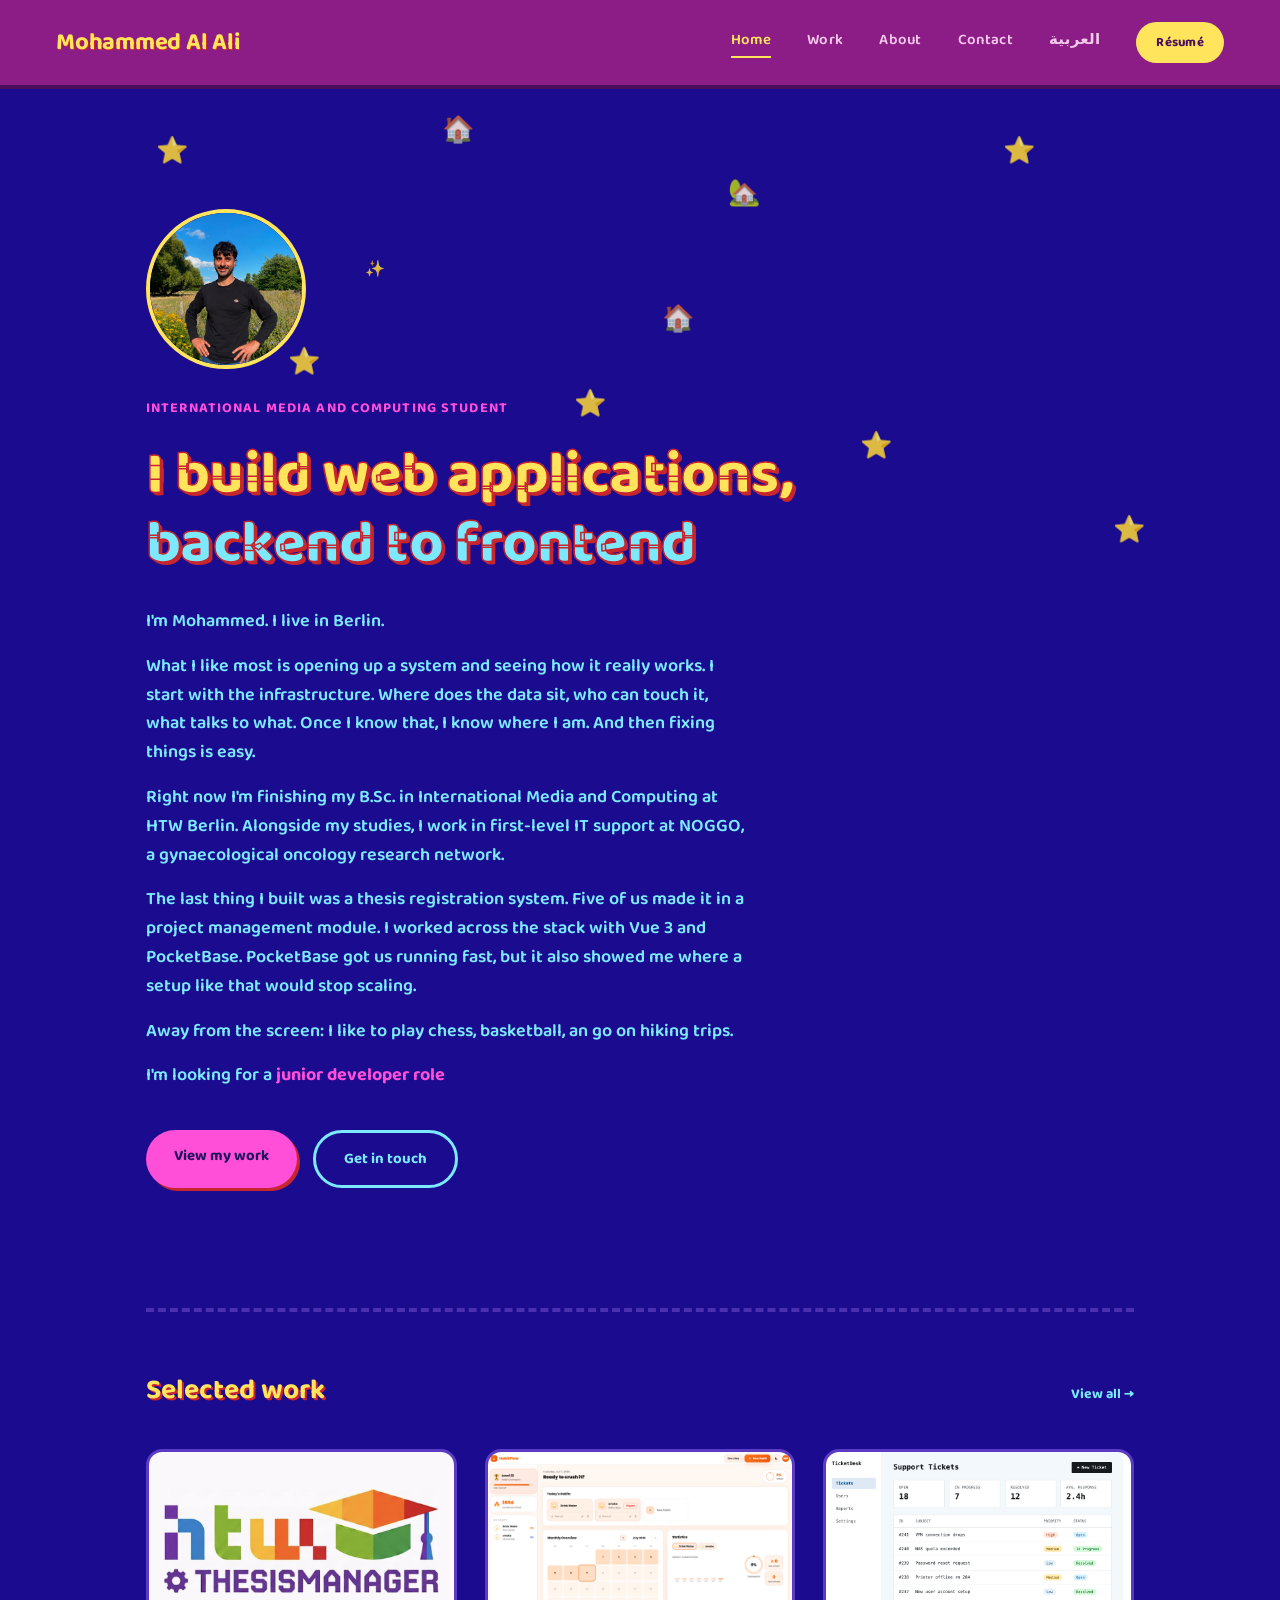
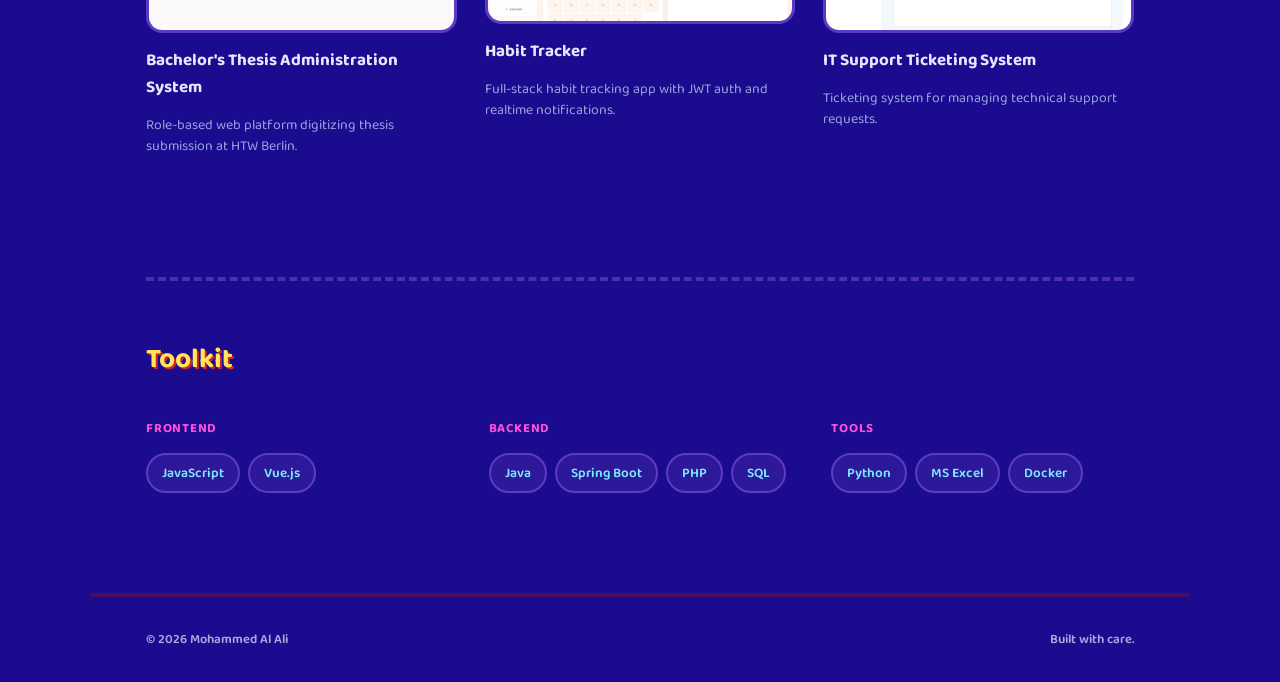
<file: index.html>
<!DOCTYPE html>
<html lang="en">
<head>
<meta charset="utf-8">
<meta name="viewport" content="width=device-width, initial-scale=1">
<title>Mohammed Al Ali / Fullstack Developer</title>
<link rel="preconnect" href="https://fonts.googleapis.com">
<link rel="preconnect" href="https://fonts.gstatic.com" crossorigin>
<link href="https://fonts.googleapis.com/css2?family=Baloo+2:wght@400;500;600;700;800&display=swap" rel="stylesheet">
<link rel="stylesheet" href="css/style.css">
</head>
<body>
<div class="page">

  <div class="nav">
    <a href="./index.html" class="nav-brand">Mohammed Al Ali</a>
    <div class="nav-links">
      <a href="./index.html" class="nav-link active">Home</a>
      <a href="./Work.html" class="nav-link">Work</a>
      <a href="./About.html" class="nav-link">About</a>
      <a href="./Contact.html" class="nav-link">Contact</a>
      <a href="./index-ar.html" class="nav-link lang-switch">العربية</a>
      <a href="./docs/Mohammed_Al_Ali_CV_2026.pdf" target="_blank" class="resume-btn">Résumé</a>
    </div>
  </div>

  <div class="hero-wrap">
    <div class="confetti" aria-hidden="true">
      <span style="top:2%;left:6%;">⭐</span>
      <span style="top:12%;left:18%;">⭐</span>
      <span style="top:1%;left:32%;">🏠</span>
      <span style="top:14%;left:44%;">⭐</span>
      <span style="top:4%;left:58%;">🏡</span>
      <span style="top:16%;left:70%;">⭐</span>
      <span style="top:2%;left:83%;">⭐</span>
      <span style="top:20%;left:93%;">⭐</span>
      <span style="top:8%;left:25%;font-size:16px;">✨</span>
      <span style="top:10%;left:52%;">🏠</span>
    </div>
    <div class="hero-content">
      <div class="hero-avatar"><img src="images/Profile_pic.PNG" alt="Mohammed Al Ali"></div>
      <div class="eyebrow">International Media and Computing Student</div>
      <div class="hero-title">I build web applications, <span class="accent-word">backend to frontend</span></div>
      <div class="hero-tagline">
       <p>I'm Mohammed. I live in Berlin.</p>
       <p>What I like most is opening up a system and seeing how it really works. I start with the infrastructure. Where does the data sit, who can touch it, what talks to what. Once I know that, I know where I am. And then fixing things is easy.</p>
       <p>Right now I'm finishing my B.Sc. in International Media and Computing at HTW Berlin. Alongside my studies, I work in first-level IT support at NOGGO, a gynaecological oncology research network.</p>
       <p>The last thing I built was a thesis registration system. Five of us made it in a project management module. I worked across the stack with Vue 3 and PocketBase. PocketBase got us running fast, but it also showed me where a setup like that would stop scaling.</p>
       <p>Away from the screen: I like to play chess, basketball, an go on hiking trips.</p>
       <p>I'm looking for a <strong>junior developer role</strong></p>
      </div>
      <div class="hero-actions">
        <a href="./Work.html" class="btn btn-primary">View my work</a>
        <a href="./Contact.html" class="btn btn-secondary">Get in touch</a>
      </div>
    </div>

    <div class="section">
      <div class="section-header">
        <div class="section-title">Selected work</div>
        <a href="./Work.html" class="view-all">View all →</a>
      </div>
      
      <div class="project-grid">
        
        <div class="project-card">
          <div class="thumb thumb-16-9"><img src="images/projects/thesis-manager/logo.png" alt="Thesis Manager showtime poster with the HTW logo" style="object-position: center 38%;"></div>
          <div class="project-title">Bachelor's Thesis Administration System</div>
          <div class="project-desc">Role-based web platform digitizing thesis submission at HTW Berlin.</div>
        </div>
        <div class="project-card">
          <div class="thumb thumb-16-9"><img src="images/projects/habit-tracker.png" alt="HabitFlow app screenshot"></div>
          <div class="project-title">Habit Tracker</div>
          <div class="project-desc">Full-stack habit tracking app with JWT auth and realtime notifications.</div>
        </div>

        <div class="project-card">
          <div class="thumb thumb-16-9"><img src="images/projects/ticket-system.png" alt="TicketDesk support ticket dashboard"></div>
          <div class="project-title">IT Support Ticketing System</div>
          <div class="project-desc">Ticketing system for managing technical support requests.</div>
        </div>
      </div>
    </div>

    <div class="section">
      <div class="section-title" style="margin-bottom:36px;">Toolkit</div>
      <div class="skills-grid">
        <div>
          <div class="skill-label">Frontend</div>
          <div class="skill-tags">
            <div class="skill-tag">JavaScript</div>
            <div class="skill-tag">Vue.js</div>
          </div>
        </div>
        <div>
          <div class="skill-label">Backend</div>
          <div class="skill-tags">
            <div class="skill-tag">Java</div>
            <div class="skill-tag">Spring Boot</div>
            <div class="skill-tag">PHP</div>
            <div class="skill-tag">SQL</div>
          </div>
        </div>
        <div>
          <div class="skill-label">Tools</div>
          <div class="skill-tags">
            <div class="skill-tag">Python</div>
            <div class="skill-tag">MS Excel</div>
            <div class="skill-tag">Docker</div>
            
          </div>
        </div>
      </div>
    </div>
  </div>

  <div class="footer">
    <div>© 2026 Mohammed Al Ali</div>
    <div>Built with care.</div>
  </div>
</div>
</body>
</html>
</file>
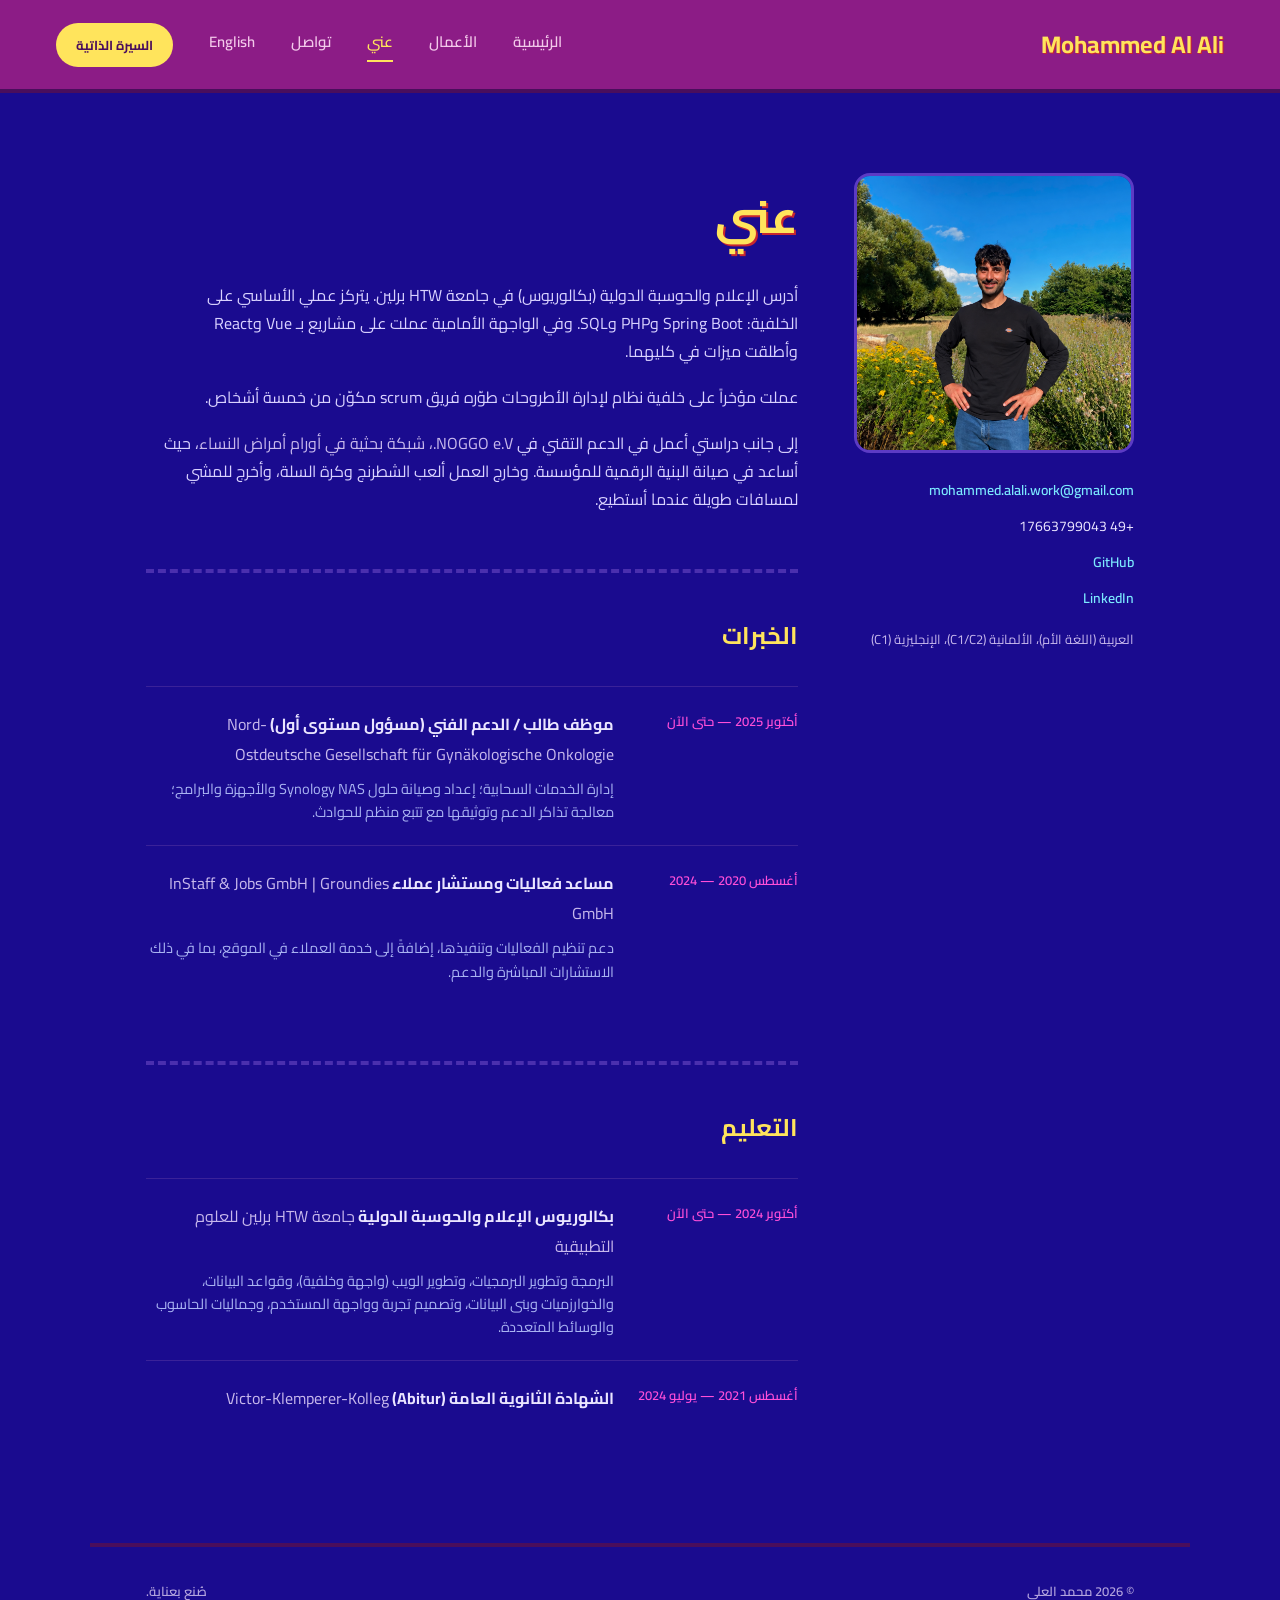
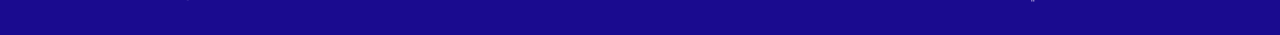
<file: About-ar.html>
<!DOCTYPE html>
<html lang="ar" dir="rtl">
<head>
<meta charset="utf-8">
<meta name="viewport" content="width=device-width, initial-scale=1">
<title>عني / محمد العلي</title>
<link rel="preconnect" href="https://fonts.googleapis.com">
<link rel="preconnect" href="https://fonts.gstatic.com" crossorigin>
<link href="https://fonts.googleapis.com/css2?family=Cairo:wght@400;600;700;800&display=swap" rel="stylesheet">
<link rel="stylesheet" href="css/style.css">
<link rel="stylesheet" href="css/arabic.css">
</head>
<body>
<div class="page">

  <div class="nav">
    <a href="./index-ar.html" class="nav-brand">Mohammed Al Ali</a>
    <div class="nav-links">
      <a href="./index-ar.html" class="nav-link">الرئيسية</a>
      <a href="./Work-ar.html" class="nav-link">الأعمال</a>
      <a href="./About-ar.html" class="nav-link active">عني</a>
      <a href="./Contact-ar.html" class="nav-link">تواصل</a>
      <a href="./About.html" class="nav-link lang-switch">English</a>
      <a href="./docs/Mohammed_Al_Ali_CV_2026.pdf" target="_blank" class="resume-btn">السيرة الذاتية</a>
    </div>
  </div>

  <div class="page-wrap">
    <div class="about-grid">
      <div>
        <div class="thumb thumb-1-1"><img src="images/Profile_pic.PNG" alt="محمد العلي"></div>
        <div class="about-contact">
          <a href="mailto:mohammed.alali.work@gmail.com" class="about-contact-link">mohammed.alali.work@gmail.com</a>
          <div class="about-phone">+49 17663799043</div>
          <a href="https://github.com/MoPushes" target="_blank" class="about-contact-link">GitHub</a>
          <a href="https://linkedin.com/" target="_blank" class="about-contact-link">LinkedIn</a>
          <div class="about-lang">العربية (اللغة الأم)، الألمانية (C1/C2)، الإنجليزية (C1)</div>
        </div>
      </div>
      <div>
        <div class="page-title">عني</div>
        <div class="bio">
          <div class="bio-p">أدرس الإعلام والحوسبة الدولية (بكالوريوس) في جامعة HTW برلين. يتركز عملي الأساسي على الخلفية: Spring Boot وPHP وSQL. وفي الواجهة الأمامية عملت على مشاريع بـ Vue وReact وأطلقت ميزات في كليهما.</div>
          <div class="bio-p">عملت مؤخراً على خلفية نظام لإدارة الأطروحات طوّره فريق scrum مكوّن من خمسة أشخاص.</div>
          <div class="bio-p">إلى جانب دراستي أعمل في الدعم التقني في <span class="timeline-company">NOGGO e.V.، شبكة بحثية في أورام أمراض النساء</span>، حيث أساعد في صيانة البنية الرقمية للمؤسسة. وخارج العمل ألعب الشطرنج وكرة السلة، وأخرج للمشي لمسافات طويلة عندما أستطيع.</div>
        </div>

        <div class="timeline-block">
          <div class="timeline-title">الخبرات</div>
          <div class="timeline-item">
            <div class="timeline-period">أكتوبر 2025 — حتى الآن</div>
            <div>
              <div class="timeline-role">موظف طالب / الدعم الفني (مسؤول مستوى أول) <span class="timeline-company">Nord-Ostdeutsche Gesellschaft für Gynäkologische Onkologie</span></div>
              <div class="timeline-desc">إدارة الخدمات السحابية؛ إعداد وصيانة حلول Synology NAS والأجهزة والبرامج؛ معالجة تذاكر الدعم وتوثيقها مع تتبع منظم للحوادث.</div>
            </div>
          </div>
          <div class="timeline-item">
            <div class="timeline-period">أغسطس 2020 — 2024</div>
            <div>
              <div class="timeline-role">مساعد فعاليات ومستشار عملاء <span class="timeline-company">InStaff & Jobs GmbH | Groundies GmbH</span></div>
              <div class="timeline-desc">دعم تنظيم الفعاليات وتنفيذها، إضافةً إلى خدمة العملاء في الموقع، بما في ذلك الاستشارات المباشرة والدعم.</div>
            </div>
          </div>
        </div>

        <div class="timeline-block">
          <div class="timeline-title">التعليم</div>
          <div class="timeline-item">
            <div class="timeline-period">أكتوبر 2024 — حتى الآن</div>
            <div>
              <div class="timeline-role">بكالوريوس الإعلام والحوسبة الدولية <span class="timeline-company">جامعة HTW برلين للعلوم التطبيقية</span></div>
              <div class="timeline-desc">البرمجة وتطوير البرمجيات، وتطوير الويب (واجهة وخلفية)، وقواعد البيانات، والخوارزميات وبنى البيانات، وتصميم تجربة وواجهة المستخدم، وجماليات الحاسوب والوسائط المتعددة.</div>
            </div>
          </div>
          <div class="timeline-item">
            <div class="timeline-period">أغسطس 2021 — يوليو 2024</div>
            <div>
              <div class="timeline-role">الشهادة الثانوية العامة (Abitur) <span class="timeline-company">Victor-Klemperer-Kolleg</span></div>
              <div class="timeline-desc"></div>
            </div>
          </div>
        </div>
      </div>
    </div>
  </div>

  <div class="footer">
    <div>© 2026 محمد العلي</div>
    <div>صُنع بعناية.</div>
  </div>
</div>
</body>
</html>
</file>
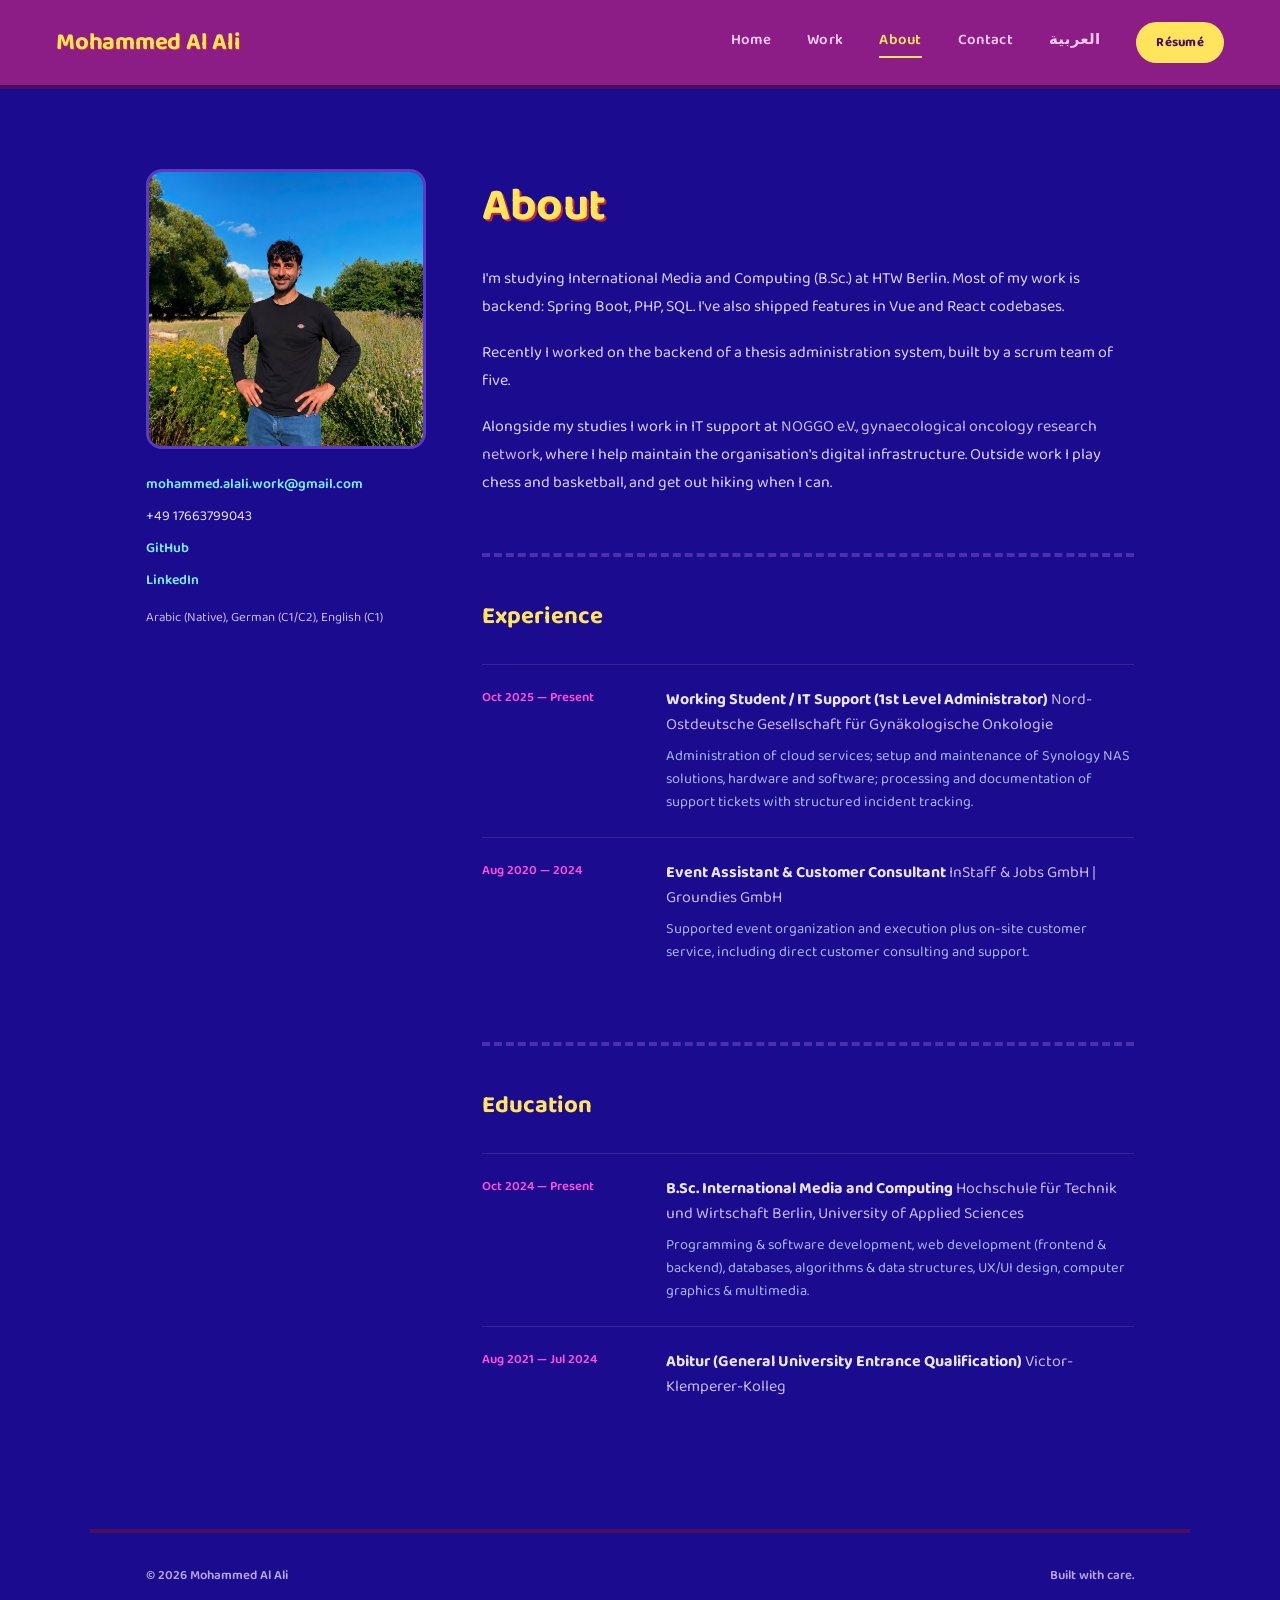
<file: About.html>
<!DOCTYPE html>
<html lang="en">
<head>
<meta charset="utf-8">
<meta name="viewport" content="width=device-width, initial-scale=1">
<title>About / Mohammed Al Ali</title>
<link rel="preconnect" href="https://fonts.googleapis.com">
<link rel="preconnect" href="https://fonts.gstatic.com" crossorigin>
<link href="https://fonts.googleapis.com/css2?family=Baloo+2:wght@400;500;600;700;800&display=swap" rel="stylesheet">
<link rel="stylesheet" href="css/style.css">
</head>
<body>
<div class="page">

  <div class="nav">
    <a href="./index.html" class="nav-brand">Mohammed Al Ali</a>
    <div class="nav-links">
      <a href="./index.html" class="nav-link">Home</a>
      <a href="./Work.html" class="nav-link">Work</a>
      <a href="./About.html" class="nav-link active">About</a>
      <a href="./Contact.html" class="nav-link">Contact</a>
      <a href="./About-ar.html" class="nav-link lang-switch">العربية</a>
      <a href="./docs/Mohammed_Al_Ali_CV_2026.pdf" target="_blank" class="resume-btn">Résumé</a>
    </div>
  </div>

  <div class="page-wrap">
    <div class="about-grid">
      <div>
        <div class="thumb thumb-1-1"><img src="images/Profile_pic.PNG" alt="Mohammed Al Ali"></div>
        <div class="about-contact">
          <a href="mailto:mohammed.alali.work@gmail.com" class="about-contact-link">mohammed.alali.work@gmail.com</a>
          <div class="about-phone">+49 17663799043</div>
          <a href="https://github.com/MoPushes" target="_blank" class="about-contact-link">GitHub</a>
          <a href="https://linkedin.com/" target="_blank" class="about-contact-link">LinkedIn</a>
          <div class="about-lang">Arabic (Native), German (C1/C2), English (C1)</div>
        </div>
      </div>
      <div>
        <div class="page-title">About</div>
        <div class="bio">
          <div class="bio-p">I'm studying International Media and Computing (B.Sc.) at HTW Berlin. Most of my work is backend: Spring Boot, PHP, SQL. I've also shipped features in Vue and React codebases.</div>
          <div class="bio-p">Recently I worked on the backend of a thesis administration system, built by a scrum team of five. </div>
          <div class="bio-p">Alongside my studies I work in IT support at <span class="timeline-company">NOGGO e.V., gynaecological oncology research network</span>, where I help maintain the organisation's digital infrastructure. Outside work I play chess and basketball, and get out hiking when I can.</div>
        </div>

        <div class="timeline-block">
          <div class="timeline-title">Experience</div>
          <div class="timeline-item">
            <div class="timeline-period">Oct 2025 — Present</div>
            <div>
              <div class="timeline-role">Working Student / IT Support (1st Level Administrator) <span class="timeline-company"> Nord-Ostdeutsche Gesellschaft für Gynäkologische Onkologie</span></div>
              <div class="timeline-desc">Administration of cloud services; setup and maintenance of Synology NAS solutions, hardware and software; processing and documentation of support tickets with structured incident tracking.</div>
            </div>
          </div>
          <div class="timeline-item">
            <div class="timeline-period">Aug 2020 — 2024</div>
            <div>
              <div class="timeline-role">Event Assistant & Customer Consultant <span class="timeline-company"> InStaff & Jobs GmbH | Groundies GmbH</span></div>
              <div class="timeline-desc">Supported event organization and execution plus on-site customer service, including direct customer consulting and support.</div>
            </div>
          </div>
        </div>

        <div class="timeline-block">
          <div class="timeline-title">Education</div>
          <div class="timeline-item">
            <div class="timeline-period">Oct 2024 — Present</div>
            <div>
              <div class="timeline-role">B.Sc. International Media and Computing <span class="timeline-company"> Hochschule für Technik und Wirtschaft Berlin, University of Applied Sciences</span></div>
              <div class="timeline-desc">Programming & software development, web development (frontend & backend), databases, algorithms & data structures, UX/UI design, computer graphics & multimedia.</div>
            </div>
          </div>
          <div class="timeline-item">
            <div class="timeline-period">Aug 2021 — Jul 2024</div>
            <div>
              <div class="timeline-role">Abitur (General University Entrance Qualification) <span class="timeline-company"> Victor-Klemperer-Kolleg</span></div>
              <div class="timeline-desc"></div>
            </div>
          </div>
        </div>
      </div>
    </div>
  </div>

  <div class="footer">
    <div>© 2026 Mohammed Al Ali</div>
    <div>Built with care.</div>
  </div>
</div>
</body>
</html>
</file>
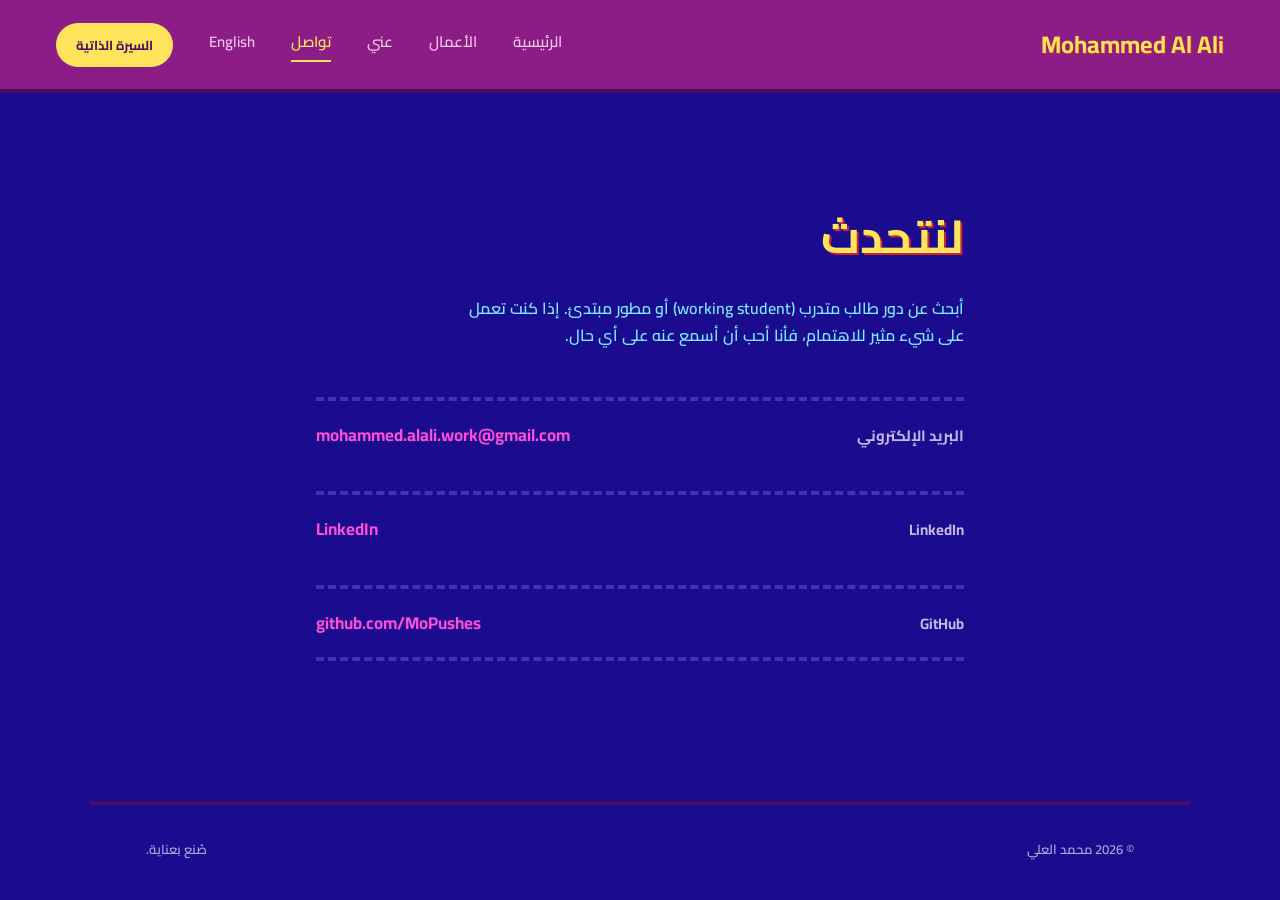
<file: Contact-ar.html>
<!DOCTYPE html>
<html lang="ar" dir="rtl">
<head>
<meta charset="utf-8">
<meta name="viewport" content="width=device-width, initial-scale=1">
<title>تواصل / محمد العلي</title>
<link rel="preconnect" href="https://fonts.googleapis.com">
<link rel="preconnect" href="https://fonts.gstatic.com" crossorigin>
<link href="https://fonts.googleapis.com/css2?family=Cairo:wght@400;600;700;800&display=swap" rel="stylesheet">
<link rel="stylesheet" href="css/style.css">
<link rel="stylesheet" href="css/arabic.css">
</head>
<body>
<div class="page">

  <div class="nav">
    <a href="./index-ar.html" class="nav-brand">Mohammed Al Ali</a>
    <div class="nav-links">
      <a href="./index-ar.html" class="nav-link">الرئيسية</a>
      <a href="./Work-ar.html" class="nav-link">الأعمال</a>
      <a href="./About-ar.html" class="nav-link">عني</a>
      <a href="./Contact-ar.html" class="nav-link active">تواصل</a>
      <a href="./Contact.html" class="nav-link lang-switch">English</a>
      <a href="./docs/Mohammed_Al_Ali_CV_2026.pdf" target="_blank" class="resume-btn">السيرة الذاتية</a>
    </div>
  </div>

  <div class="contact-wrap">
    <div class="page-title">لنتحدث</div>
    <div class="contact-blurb">أبحث عن دور طالب متدرب (working student) أو مطور مبتدئ. إذا كنت تعمل على شيء مثير للاهتمام، فأنا أحب أن أسمع عنه على أي حال.</div>

    <div class="contact-list">
      <a href="mailto:mohammed.alali.work@gmail.com" class="contact-row">
        <span class="contact-label">البريد الإلكتروني</span>
        <span class="contact-value">mohammed.alali.work@gmail.com</span>
      </a>
      <a href="https://linkedin.com/" target="_blank" class="contact-row">
        <span class="contact-label">LinkedIn</span>
        <span class="contact-value">LinkedIn</span>
      </a>
      <a href="https://github.com/MoPushes" target="_blank" class="contact-row contact-row-last">
        <span class="contact-label">GitHub</span>
        <span class="contact-value">github.com/MoPushes</span>
      </a>
    </div>
  </div>

  <div class="footer">
    <div>© 2026 محمد العلي</div>
    <div>صُنع بعناية.</div>
  </div>
</div>
</body>
</html>
</file>
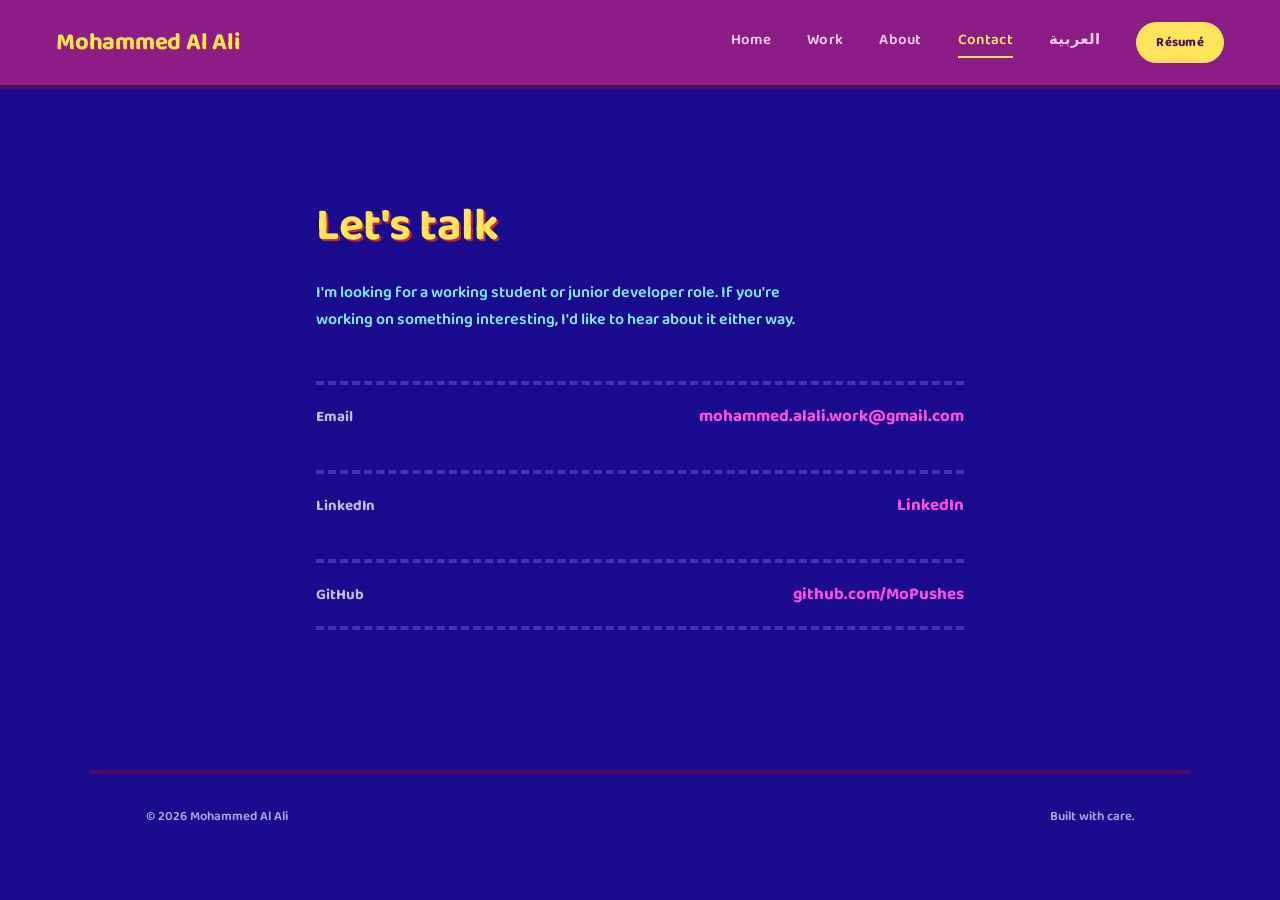
<file: Contact.html>
<!DOCTYPE html>
<html lang="en">
<head>
<meta charset="utf-8">
<meta name="viewport" content="width=device-width, initial-scale=1">
<title>Contact / Mohammed Al Ali</title>
<link rel="preconnect" href="https://fonts.googleapis.com">
<link rel="preconnect" href="https://fonts.gstatic.com" crossorigin>
<link href="https://fonts.googleapis.com/css2?family=Baloo+2:wght@400;500;600;700;800&display=swap" rel="stylesheet">
<link rel="stylesheet" href="css/style.css">
</head>
<body>
<div class="page">

  <div class="nav">
    <a href="./index.html" class="nav-brand">Mohammed Al Ali</a>
    <div class="nav-links">
      <a href="./index.html" class="nav-link">Home</a>
      <a href="./Work.html" class="nav-link">Work</a>
      <a href="./About.html" class="nav-link">About</a>
      <a href="./Contact.html" class="nav-link active">Contact</a>
      <a href="./Contact-ar.html" class="nav-link lang-switch">العربية</a>
      <a href="./docs/Mohammed_Al_Ali_CV_2026.pdf" target="_blank" class="resume-btn">Résumé</a>
    </div>
  </div>

  <div class="contact-wrap">
    <div class="page-title">Let's talk</div>
    <div class="contact-blurb">I'm looking for a working student or junior developer role. If you're working on something interesting, I'd like to hear about it either way.</div>

    <div class="contact-list">
      <a href="mailto:mohammed.alali.work@gmail.com" class="contact-row">
        <span class="contact-label">Email</span>
        <span class="contact-value">mohammed.alali.work@gmail.com</span>
      </a>
      <a href="https://linkedin.com/" target="_blank" class="contact-row">
        <span class="contact-label">LinkedIn</span>
        <span class="contact-value">LinkedIn</span>
      </a>
      <a href="https://github.com/MoPushes" target="_blank" class="contact-row contact-row-last">
        <span class="contact-label">GitHub</span>
        <span class="contact-value">github.com/MoPushes</span>
      </a>
    </div>
  </div>

  <div class="footer">
    <div>© 2026 Mohammed Al Ali</div>
    <div>Built with care.</div>
  </div>
</div>
</body>
</html>
</file>
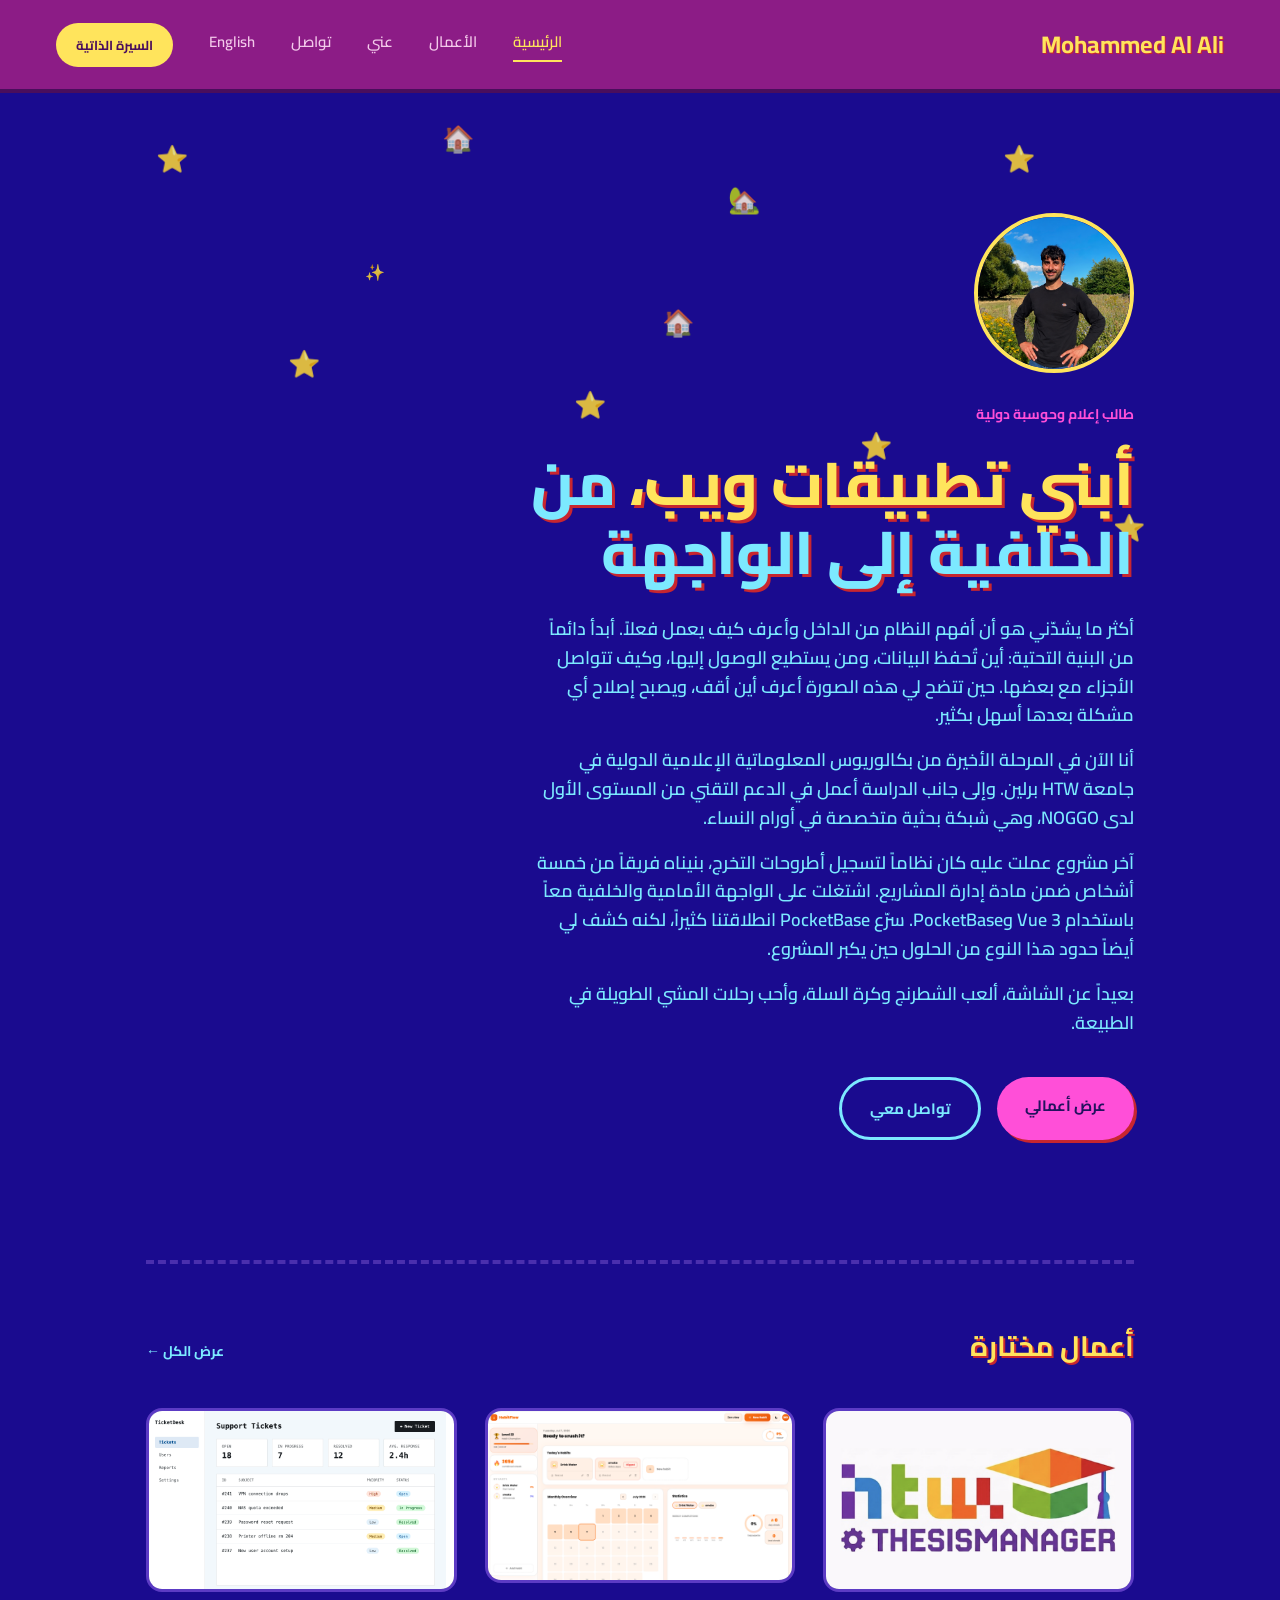
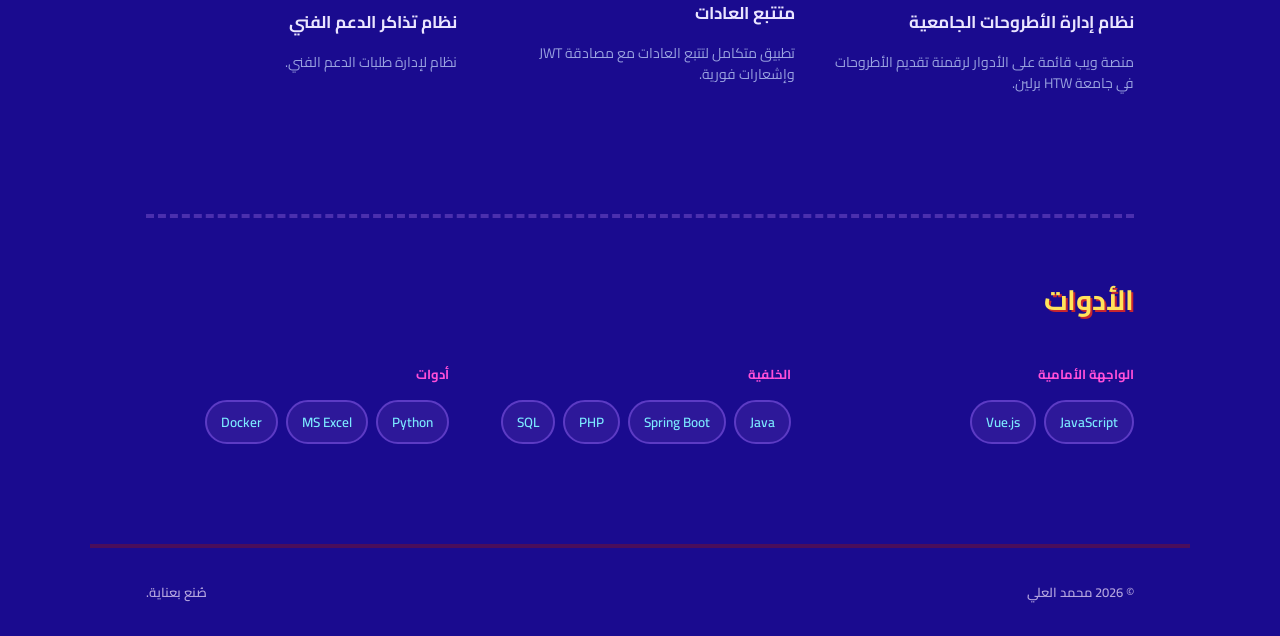
<file: index-ar.html>
<!DOCTYPE html>
<html lang="ar" dir="rtl">
<head>
<meta charset="utf-8">
<meta name="viewport" content="width=device-width, initial-scale=1">
<title>محمد العلي / مطور برمجيات Full-Stack</title>
<link rel="preconnect" href="https://fonts.googleapis.com">
<link rel="preconnect" href="https://fonts.gstatic.com" crossorigin>
<link href="https://fonts.googleapis.com/css2?family=Cairo:wght@400;600;700;800&display=swap" rel="stylesheet">
<link rel="stylesheet" href="css/style.css">
<link rel="stylesheet" href="css/arabic.css">
</head>
<body>
<div class="page">

  <div class="nav">
    <a href="./index-ar.html" class="nav-brand">Mohammed Al Ali</a>
    <div class="nav-links">
      <a href="./index-ar.html" class="nav-link active">الرئيسية</a>
      <a href="./Work-ar.html" class="nav-link">الأعمال</a>
      <a href="./About-ar.html" class="nav-link">عني</a>
      <a href="./Contact-ar.html" class="nav-link">تواصل</a>
      <a href="./index.html" class="nav-link lang-switch">English</a>
      <a href="./docs/Mohammed_Al_Ali_CV_2026.pdf" target="_blank" class="resume-btn">السيرة الذاتية</a>
    </div>
  </div>

  <div class="hero-wrap">
    <div class="confetti" aria-hidden="true">
      <span style="top:2%;left:6%;">⭐</span>
      <span style="top:12%;left:18%;">⭐</span>
      <span style="top:1%;left:32%;">🏠</span>
      <span style="top:14%;left:44%;">⭐</span>
      <span style="top:4%;left:58%;">🏡</span>
      <span style="top:16%;left:70%;">⭐</span>
      <span style="top:2%;left:83%;">⭐</span>
      <span style="top:20%;left:93%;">⭐</span>
      <span style="top:8%;left:25%;font-size:16px;">✨</span>
      <span style="top:10%;left:52%;">🏠</span>
    </div>
    <div class="hero-content">
      <div class="hero-avatar"><img src="images/Profile_pic.PNG" alt="محمد العلي"></div>
      <div class="eyebrow">طالب إعلام وحوسبة دولية</div>
      <div class="hero-title">أبني تطبيقات ويب، <span class="accent-word">من الخلفية إلى الواجهة</span></div>
      <div class="hero-tagline">
       <p>أكثر ما يشدّني هو أن أفهم النظام من الداخل وأعرف كيف يعمل فعلاً. أبدأ دائماً من البنية التحتية: أين تُحفظ البيانات، ومن يستطيع الوصول إليها، وكيف تتواصل الأجزاء مع بعضها. حين تتضح لي هذه الصورة أعرف أين أقف، ويصبح إصلاح أي مشكلة بعدها أسهل بكثير.</p>
       <p>أنا الآن في المرحلة الأخيرة من بكالوريوس المعلوماتية الإعلامية الدولية في جامعة HTW برلين. وإلى جانب الدراسة أعمل في الدعم التقني من المستوى الأول لدى NOGGO، وهي شبكة بحثية متخصصة في أورام النساء.</p>
       <p>آخر مشروع عملت عليه كان نظاماً لتسجيل أطروحات التخرج، بنيناه فريقاً من خمسة أشخاص ضمن مادة إدارة المشاريع. اشتغلت على الواجهة الأمامية والخلفية معاً باستخدام Vue 3 وPocketBase. سرّع PocketBase انطلاقتنا كثيراً، لكنه كشف لي أيضاً حدود هذا النوع من الحلول حين يكبر المشروع.</p>
       <p>بعيداً عن الشاشة، ألعب الشطرنج وكرة السلة، وأحب رحلات المشي الطويلة في الطبيعة.</p>
      </div>
      <div class="hero-actions">
        <a href="./Work-ar.html" class="btn btn-primary">عرض أعمالي</a>
        <a href="./Contact-ar.html" class="btn btn-secondary">تواصل معي</a>
      </div>
    </div>

    <div class="section">
      <div class="section-header">
        <div class="section-title">أعمال مختارة</div>
        <a href="./Work-ar.html" class="view-all">عرض الكل ←</a>
      </div>

      <div class="project-grid">

        <div class="project-card">
          <div class="thumb thumb-16-9"><img src="images/projects/thesis-manager/logo.png" alt="شعار نظام إدارة الأطروحات" style="object-position: center 38%;"></div>
          <div class="project-title">نظام إدارة الأطروحات الجامعية</div>
          <div class="project-desc">منصة ويب قائمة على الأدوار لرقمنة تقديم الأطروحات في جامعة HTW برلين.</div>
        </div>
        <div class="project-card">
          <div class="thumb thumb-16-9"><img src="images/projects/habit-tracker.png" alt="لقطة شاشة لتطبيق HabitFlow"></div>
          <div class="project-title">متتبع العادات</div>
          <div class="project-desc">تطبيق متكامل لتتبع العادات مع مصادقة JWT وإشعارات فورية.</div>
        </div>

        <div class="project-card">
          <div class="thumb thumb-16-9"><img src="images/projects/ticket-system.png" alt="لوحة تذاكر الدعم الفني TicketDesk"></div>
          <div class="project-title">نظام تذاكر الدعم الفني</div>
          <div class="project-desc">نظام لإدارة طلبات الدعم الفني.</div>
        </div>
      </div>
    </div>

    <div class="section">
      <div class="section-title" style="margin-bottom:36px;">الأدوات</div>
      <div class="skills-grid">
        <div>
          <div class="skill-label">الواجهة الأمامية</div>
          <div class="skill-tags">
            <div class="skill-tag">JavaScript</div>
            <div class="skill-tag">Vue.js</div>
          </div>
        </div>
        <div>
          <div class="skill-label">الخلفية</div>
          <div class="skill-tags">
            <div class="skill-tag">Java</div>
            <div class="skill-tag">Spring Boot</div>
            <div class="skill-tag">PHP</div>
            <div class="skill-tag">SQL</div>
          </div>
        </div>
        <div>
          <div class="skill-label">أدوات</div>
          <div class="skill-tags">
            <div class="skill-tag">Python</div>
            <div class="skill-tag">MS Excel</div>
            <div class="skill-tag">Docker</div>
          </div>
        </div>
      </div>
    </div>
  </div>

  <div class="footer">
    <div>© 2026 محمد العلي</div>
    <div>صُنع بعناية.</div>
  </div>
</div>
</body>
</html>
</file>
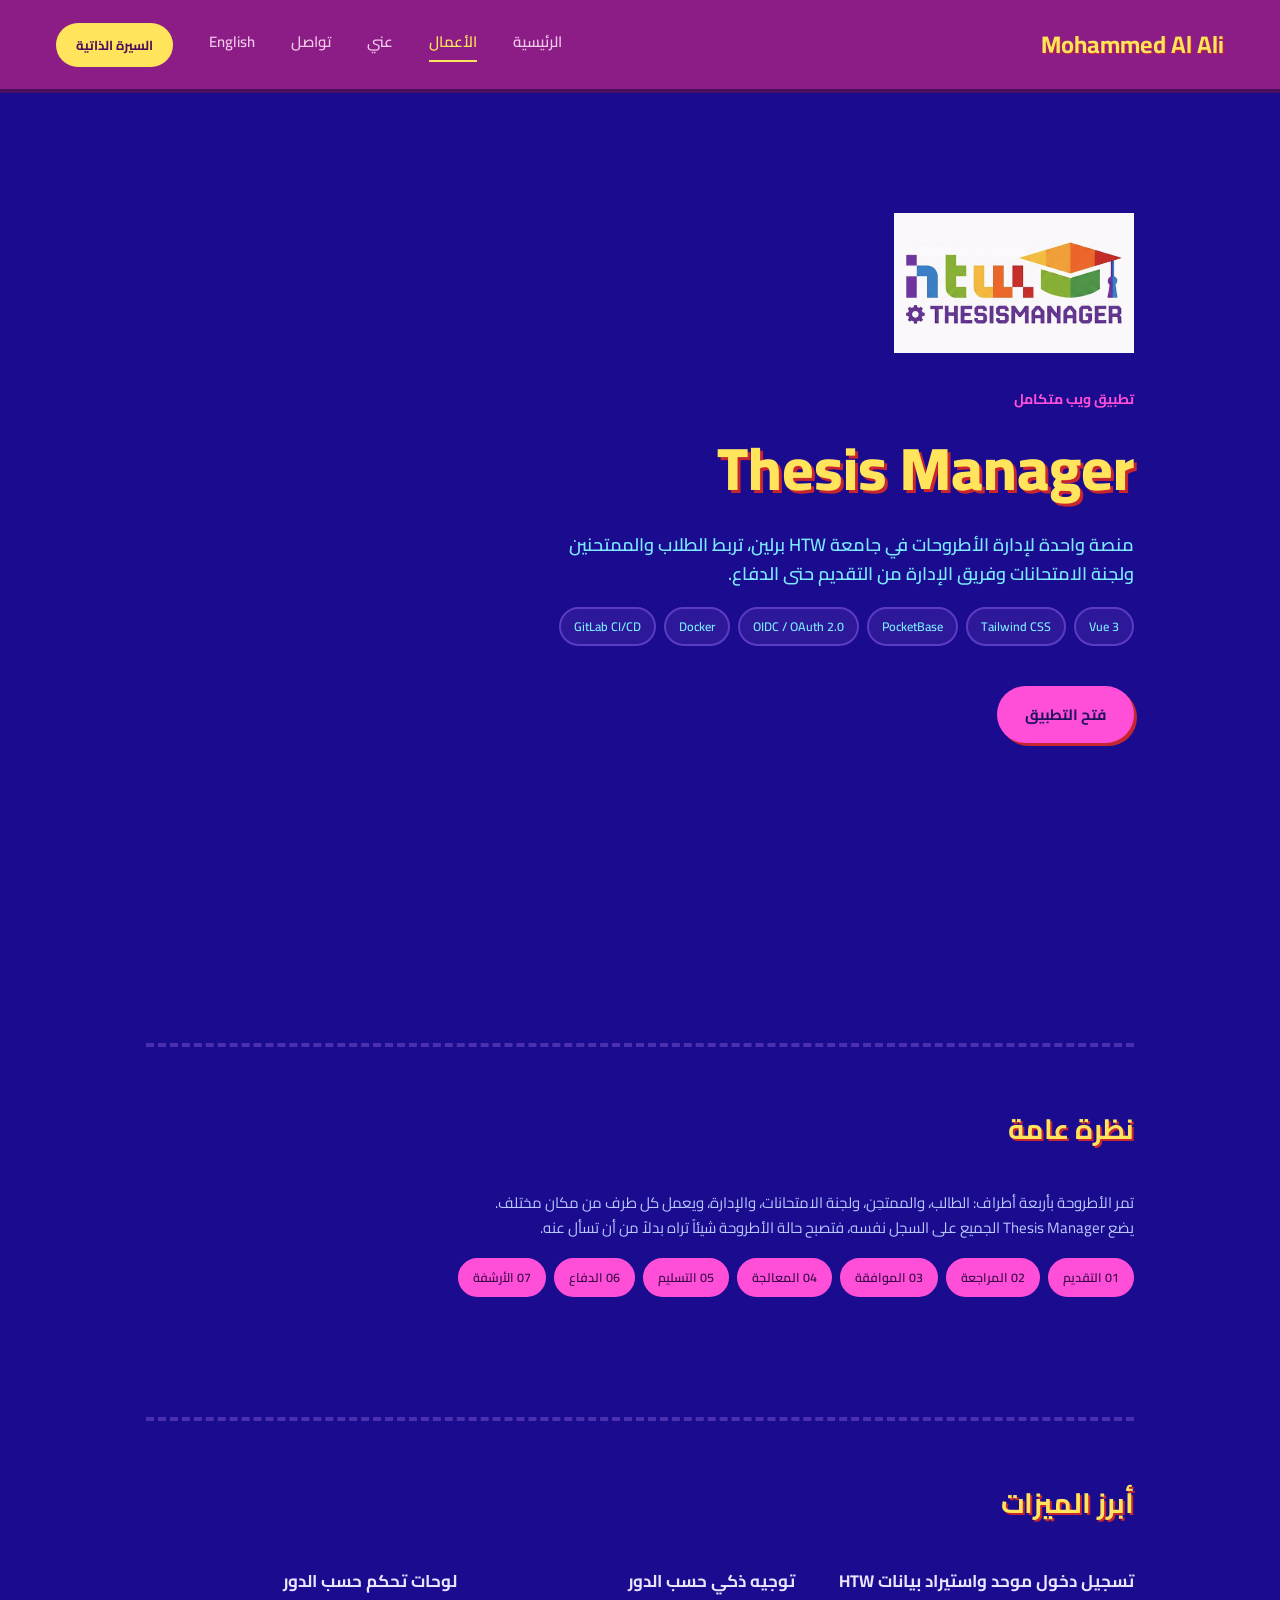
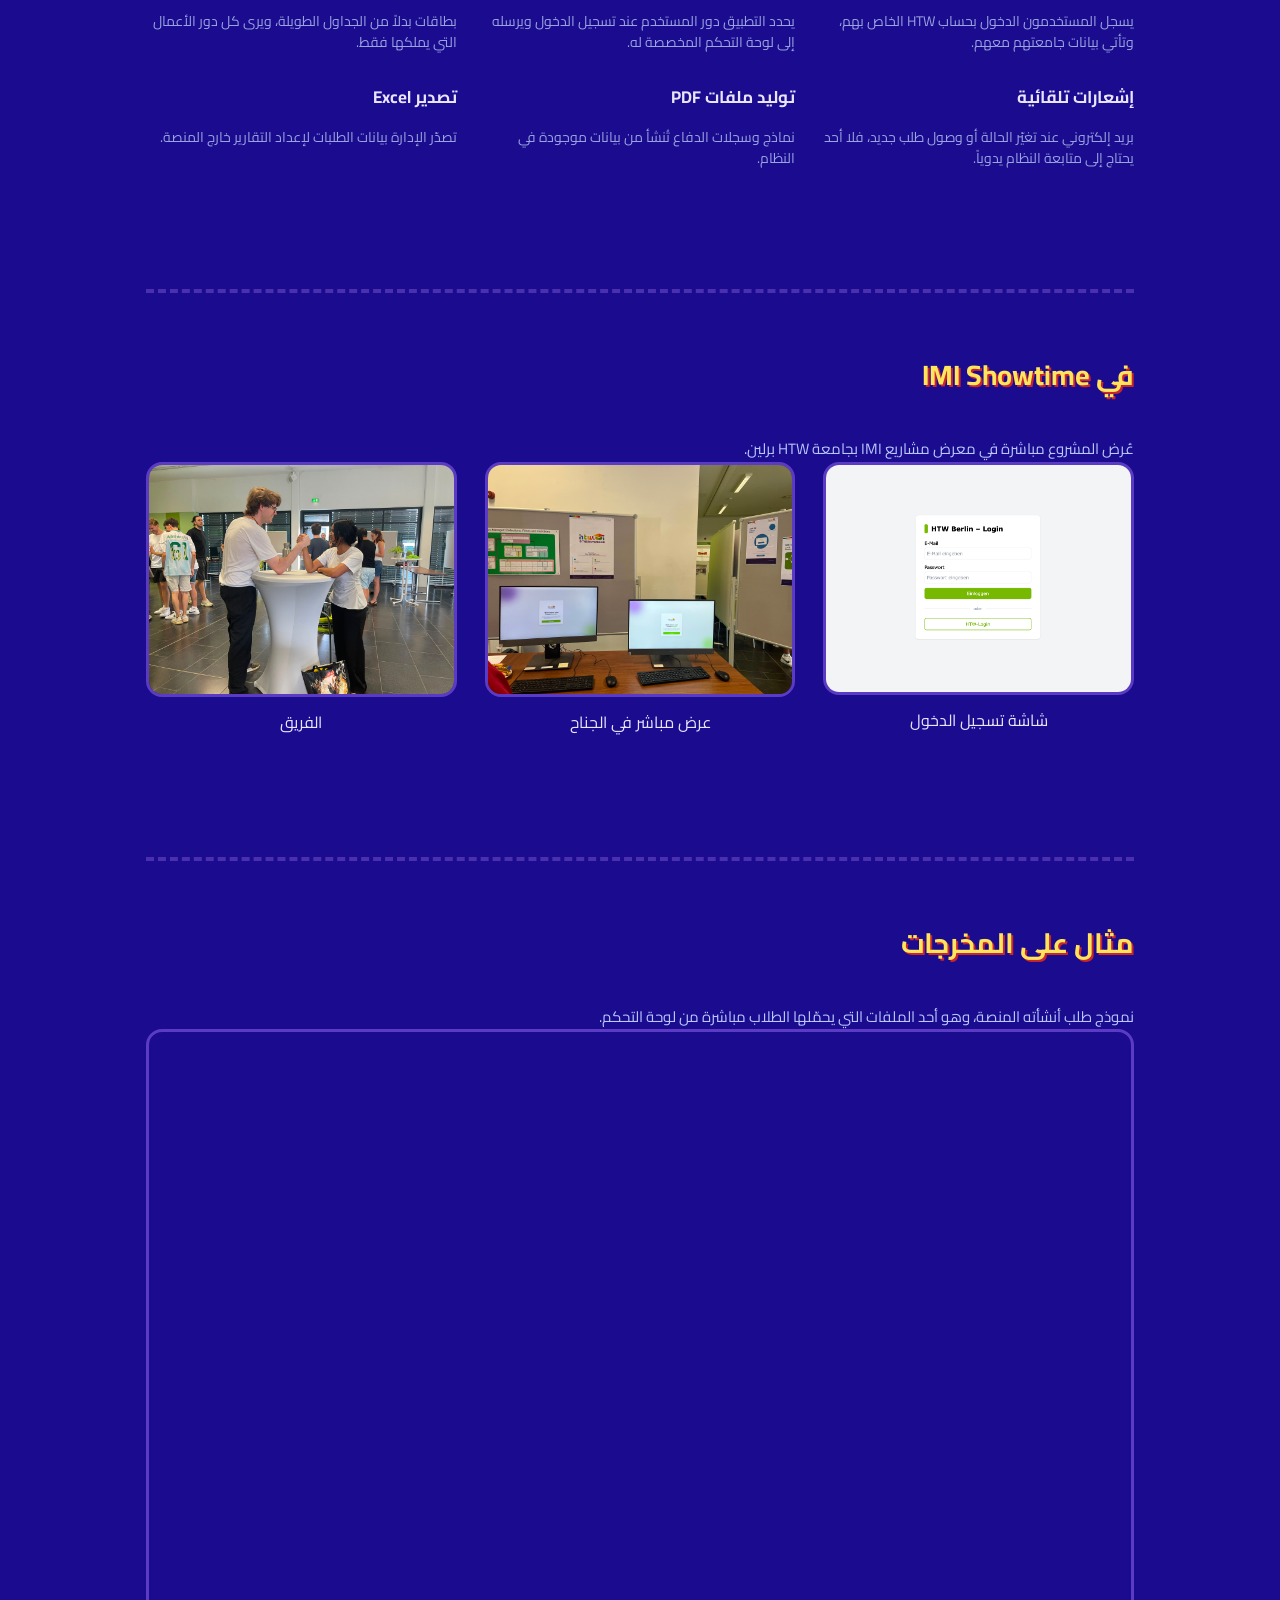
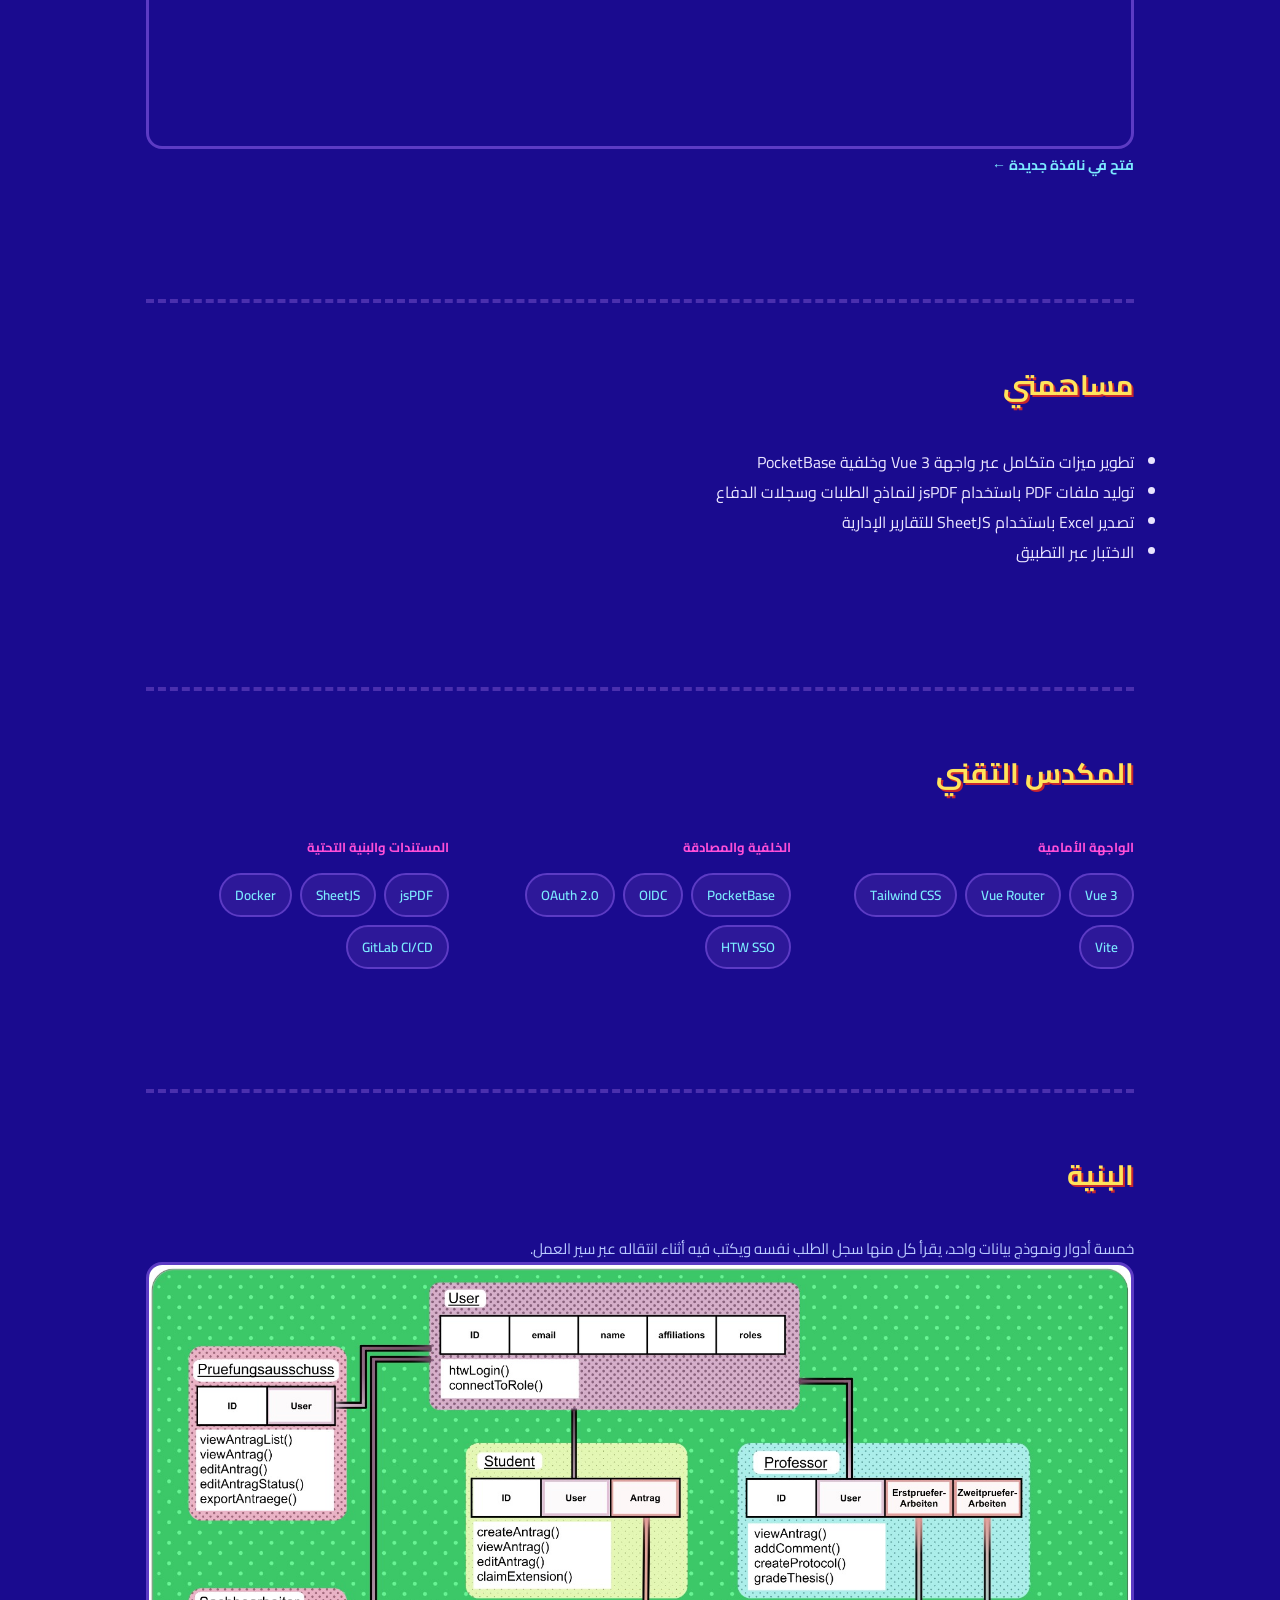
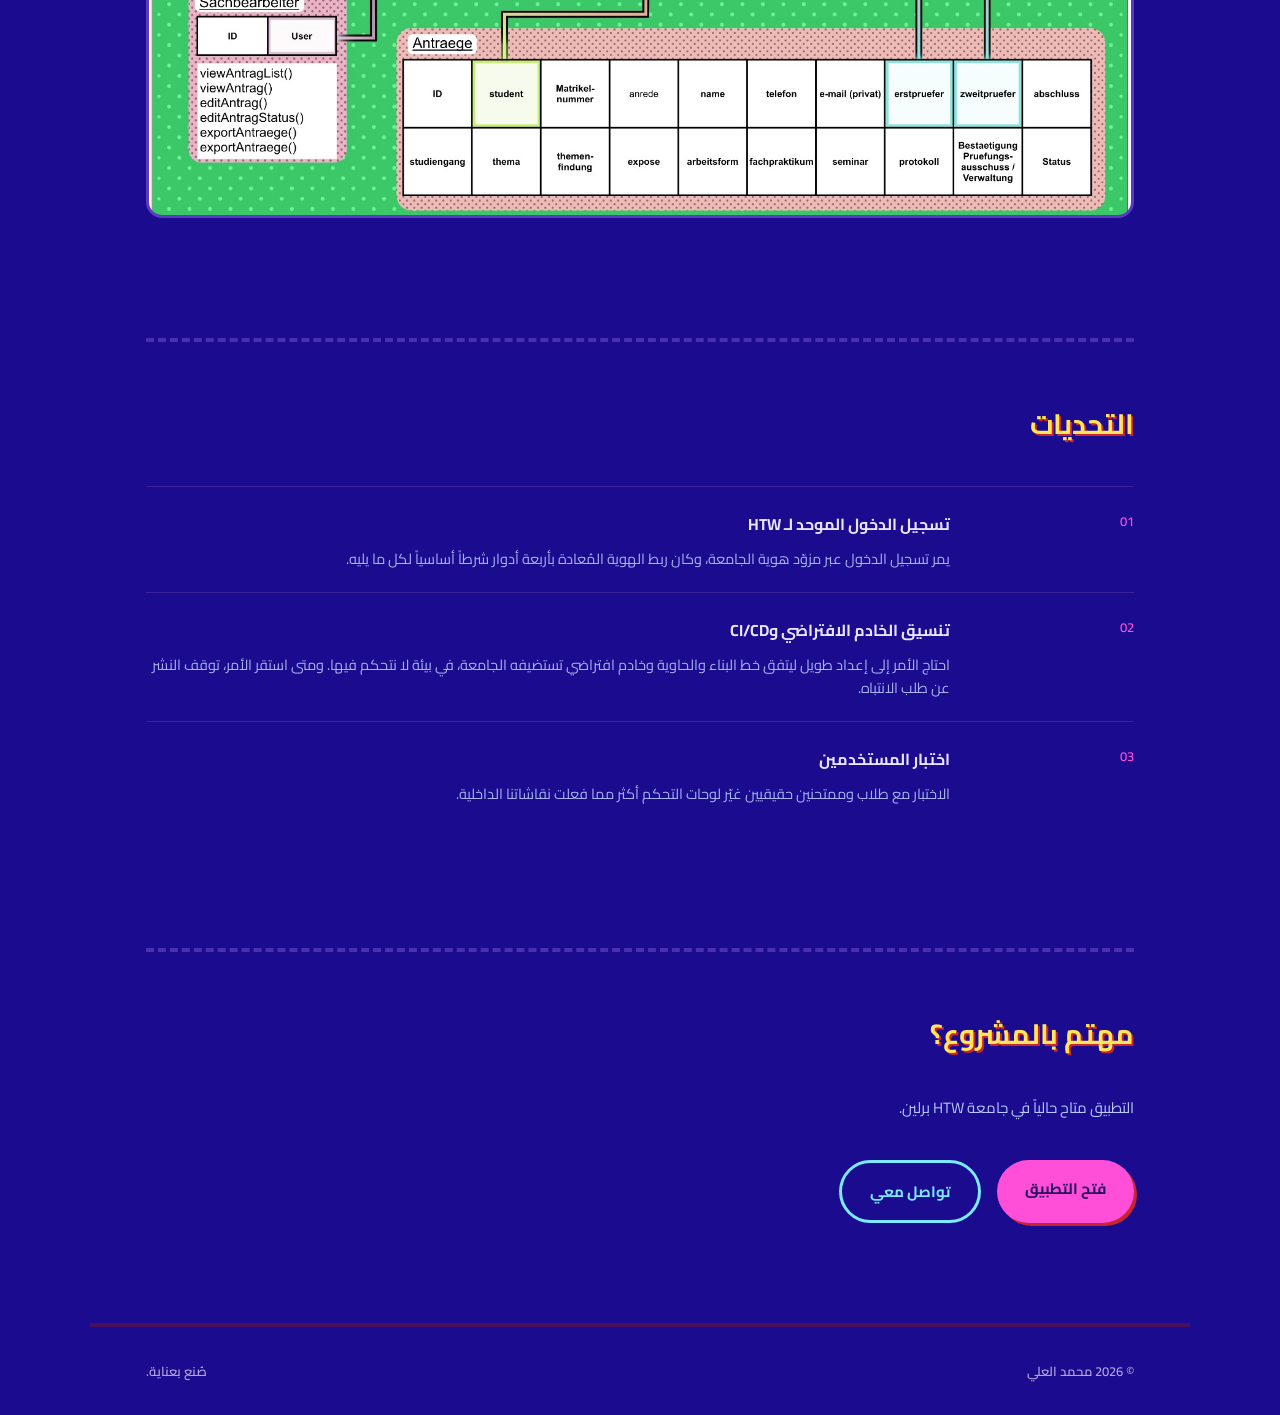
<file: ThesisManager-ar.html>
<!DOCTYPE html>
<html lang="ar" dir="rtl">
<head>
<meta charset="utf-8">
<meta name="viewport" content="width=device-width, initial-scale=1">
<title>Thesis Manager / محمد العلي</title>
<meta name="description" content="دراسة حالة: Thesis Manager، تطبيق ويب يرقمن إدارة الأطروحات في جامعة HTW برلين.">
<link rel="preconnect" href="https://fonts.googleapis.com">
<link rel="preconnect" href="https://fonts.gstatic.com" crossorigin>
<link href="https://fonts.googleapis.com/css2?family=Cairo:wght@400;600;700;800&display=swap" rel="stylesheet">
<link rel="stylesheet" href="css/style.css">
<link rel="stylesheet" href="css/arabic.css">
</head>
<body>
<div class="page">

  <nav class="nav">
    <a href="./index-ar.html" class="nav-brand">Mohammed Al Ali</a>
    <div class="nav-links">
      <a href="./index-ar.html" class="nav-link">الرئيسية</a>
      <a href="./Work-ar.html" class="nav-link active">الأعمال</a>
      <a href="./About-ar.html" class="nav-link">عني</a>
      <a href="./Contact-ar.html" class="nav-link">تواصل</a>
      <a href="./ThesisManager.html" class="nav-link lang-switch">English</a>
      <a href="./docs/Mohammed_Al_Ali_CV_2026.pdf" target="_blank" class="resume-btn">السيرة الذاتية</a>
    </div>
  </nav>

  <main>

    <!-- HERO -->
    <header class="hero-wrap">
      <img src="images/projects/thesis-manager/logo.png" alt="شعار Thesis Manager" class="case-logo">
      <div class="eyebrow">تطبيق ويب متكامل</div>
      <h1 class="hero-title">Thesis Manager</h1>
      <p class="hero-tagline">
        منصة واحدة لإدارة الأطروحات في جامعة HTW برلين، تربط الطلاب والممتحنين ولجنة الامتحانات وفريق الإدارة من التقديم حتى الدفاع.
      </p>
      <div class="work-tags">
        <div class="tag">Vue 3</div>
        <div class="tag">Tailwind CSS</div>
        <div class="tag">PocketBase</div>
        <div class="tag">OIDC / OAuth 2.0</div>
        <div class="tag">Docker</div>
        <div class="tag">GitLab CI/CD</div>
      </div>
      <div class="hero-actions">
        <a href="https://b5.f4.htw-berlin.de/" target="_blank" rel="noopener" class="btn btn-primary">فتح التطبيق</a>
      </div>
    </header>

    <div class="page-wrap case-body">

      <!-- OVERVIEW -->
      <section class="section section-first">
        <div class="section-header"><h2 class="section-title">نظرة عامة</h2></div>
        <div class="work-desc">
          <p class="bio-p">تمر الأطروحة بأربعة أطراف: الطالب، والممتحِن، ولجنة الامتحانات، والإدارة، ويعمل كل طرف من مكان مختلف. يضع Thesis Manager الجميع على السجل نفسه، فتصبح حالة الأطروحة شيئاً تراه بدلاً من أن تسأل عنه.</p>
        </div>
        <div class="work-tags">
          <div class="tag tag-step">01 التقديم</div>
          <div class="tag tag-step">02 المراجعة</div>
          <div class="tag tag-step">03 الموافقة</div>
          <div class="tag tag-step">04 المعالجة</div>
          <div class="tag tag-step">05 التسليم</div>
          <div class="tag tag-step">06 الدفاع</div>
          <div class="tag tag-step">07 الأرشفة</div>
        </div>
      </section>

      <!-- FEATURES -->
      <section class="section">
        <div class="section-header"><h2 class="section-title">أبرز الميزات</h2></div>
        <div class="project-grid">
          <div class="project-card">
            <h3 class="project-title">تسجيل دخول موحد واستيراد بيانات HTW</h3>
            <div class="project-desc">يسجل المستخدمون الدخول بحساب HTW الخاص بهم، وتأتي بيانات جامعتهم معهم.</div>
          </div>
          <div class="project-card">
            <h3 class="project-title">توجيه ذكي حسب الدور</h3>
            <div class="project-desc">يحدد التطبيق دور المستخدم عند تسجيل الدخول ويرسله إلى لوحة التحكم المخصصة له.</div>
          </div>
          <div class="project-card">
            <h3 class="project-title">لوحات تحكم حسب الدور</h3>
            <div class="project-desc">بطاقات بدلاً من الجداول الطويلة، ويرى كل دور الأعمال التي يملكها فقط.</div>
          </div>
          <div class="project-card">
            <h3 class="project-title">إشعارات تلقائية</h3>
            <div class="project-desc">بريد إلكتروني عند تغيّر الحالة أو وصول طلب جديد، فلا أحد يحتاج إلى متابعة النظام يدوياً.</div>
          </div>
          <div class="project-card">
            <h3 class="project-title">توليد ملفات PDF</h3>
            <div class="project-desc">نماذج وسجلات الدفاع تُنشأ من بيانات موجودة في النظام.</div>
          </div>
          <div class="project-card">
            <h3 class="project-title">تصدير Excel</h3>
            <div class="project-desc">تصدّر الإدارة بيانات الطلبات لإعداد التقارير خارج المنصة.</div>
          </div>
        </div>
      </section>

      <!-- SHOWTIME -->
      <section class="section">
        <div class="section-header"><h2 class="section-title">في IMI Showtime</h2></div>
        <div class="work-desc">عُرض المشروع مباشرة في معرض مشاريع IMI بجامعة HTW برلين.</div>
        <div class="shot-grid">
          <figure>
            <div class="thumb thumb-4-3"><img src="images/projects/thesis-manager/login.png" alt="ملصق Thesis Manager في معرض IMI Showtime يحمل شعار HTW وأبرز الميزات"></div>
            <figcaption class="case-meta">شاشة تسجيل الدخول</figcaption>
          </figure>
          <figure>
            <div class="thumb thumb-4-3"><img src="images/projects/thesis-manager/setup1.jpeg" alt="تجهيز الجناح مع التطبيق يعمل على شاشتين وملصقات الميزات على الحائط"></div>
            <figcaption class="case-meta">عرض مباشر في الجناح</figcaption>
          </figure>
          <figure>
            <div class="thumb thumb-4-3"><img src="images/projects/thesis-manager/team.jpeg" alt="أعضاء الفريق في معرض المشاريع"></div>
            <figcaption class="case-meta">الفريق</figcaption>
          </figure>
        </div>
      </section>

      <!-- SAMPLE OUTPUT -->
      <section class="section">
        <div class="section-header"><h2 class="section-title">مثال على المخرجات</h2></div>
        <div class="work-desc">نموذج طلب أنشأته المنصة، وهو أحد الملفات التي يحمّلها الطلاب مباشرة من لوحة التحكم.</div>
        <div class="pdf-embed">
          <iframe src="docs/Antrag_543211_30-8-2026.pdf" title="نموذج طلب من Thesis Manager"></iframe>
        </div>
        <a href="docs/Antrag_543211_30-8-2026.pdf" target="_blank" class="view-all">فتح في نافذة جديدة ←</a>
      </section>

      <!-- MY CONTRIBUTION -->
      <section class="section">
        <div class="section-header"><h2 class="section-title">مساهمتي</h2></div>

        <ul class="case-list">
          <li>تطوير ميزات متكامل عبر واجهة Vue 3 وخلفية PocketBase</li>
          <li>توليد ملفات PDF باستخدام jsPDF لنماذج الطلبات وسجلات الدفاع</li>
          <li>تصدير Excel باستخدام SheetJS للتقارير الإدارية</li>
          <li>الاختبار عبر التطبيق</li>
        </ul>
      </section>

      <!-- TECH STACK -->
      <section class="section">
        <div class="section-header"><h2 class="section-title">المكدس التقني</h2></div>
        <div class="skills-grid">
          <div>
            <div class="skill-label">الواجهة الأمامية</div>
            <div class="skill-tags">
              <div class="skill-tag">Vue 3</div>
              <div class="skill-tag">Vue Router</div>
              <div class="skill-tag">Tailwind CSS</div>
              <div class="skill-tag">Vite</div>
            </div>
          </div>
          <div>
            <div class="skill-label">الخلفية والمصادقة</div>
            <div class="skill-tags">
              <div class="skill-tag">PocketBase</div>
              <div class="skill-tag">OIDC</div>
              <div class="skill-tag">OAuth 2.0</div>
              <div class="skill-tag">HTW SSO</div>
            </div>
          </div>
          <div>
            <div class="skill-label">المستندات والبنية التحتية</div>
            <div class="skill-tags">
              <div class="skill-tag">jsPDF</div>
              <div class="skill-tag">SheetJS</div>
              <div class="skill-tag">Docker</div>
              <div class="skill-tag">GitLab CI/CD</div>
            </div>
          </div>
        </div>
      </section>

      <!-- ARCHITECTURE -->
      <section class="section">
        <div class="section-header"><h2 class="section-title">البنية</h2></div>
        <div class="work-desc">خمسة أدوار ونموذج بيانات واحد، يقرأ كل منها سجل الطلب نفسه ويكتب فيه أثناء انتقاله عبر سير العمل.</div>
        <div class="thumb thumb-16-9"><img src="images/projects/thesis-manager/structure.jpeg" alt="مخطط نموذج بيانات Thesis Manager: مجموعات User وPrüfungsausschuss وSachbearbeiter وStudent وProfessor وAntraege وطريقة ارتباطها"></div>
      </section>

      <!-- CHALLENGES -->
      <section class="section">
        <div class="section-header"><h2 class="section-title">التحديات</h2></div>
        <div class="timeline-item">
          <div class="timeline-period">01</div>
          <div>
            <h3 class="timeline-role">تسجيل الدخول الموحد لـ HTW</h3>
            <div class="timeline-desc">يمر تسجيل الدخول عبر مزوّد هوية الجامعة، وكان ربط الهوية المُعادة بأربعة أدوار شرطاً أساسياً لكل ما يليه.</div>
          </div>
        </div>
        <div class="timeline-item">
          <div class="timeline-period">02</div>
          <div>
            <h3 class="timeline-role">تنسيق الخادم الافتراضي وCI/CD</h3>
            <div class="timeline-desc">احتاج الأمر إلى إعداد طويل ليتفق خط البناء والحاوية وخادم افتراضي تستضيفه الجامعة، في بيئة لا نتحكم فيها. ومتى استقر الأمر، توقف النشر عن طلب الانتباه.</div>
          </div>
        </div>
        <div class="timeline-item">
          <div class="timeline-period">03</div>
          <div>
            <h3 class="timeline-role">اختبار المستخدمين</h3>
            <div class="timeline-desc">الاختبار مع طلاب وممتحنين حقيقيين غيّر لوحات التحكم أكثر مما فعلت نقاشاتنا الداخلية.</div>
          </div>
        </div>
      </section>

      <!-- CTA -->
      <section class="section">
        <div class="section-header"><h2 class="section-title">مهتم بالمشروع؟</h2></div>
        <div class="work-desc">التطبيق متاح حالياً في جامعة HTW برلين.</div>
        <div class="hero-actions">
          <a href="https://b5.f4.htw-berlin.de/" target="_blank" rel="noopener" class="btn btn-primary">فتح التطبيق</a>
          <a href="./Contact-ar.html" class="btn btn-secondary">تواصل معي</a>
        </div>
      </section>

    </div>
  </main>

  <footer class="footer">
    <div>© 2026 محمد العلي</div>
    <div>صُنع بعناية.</div>
  </footer>

</div>
</body>
</html>
</file>
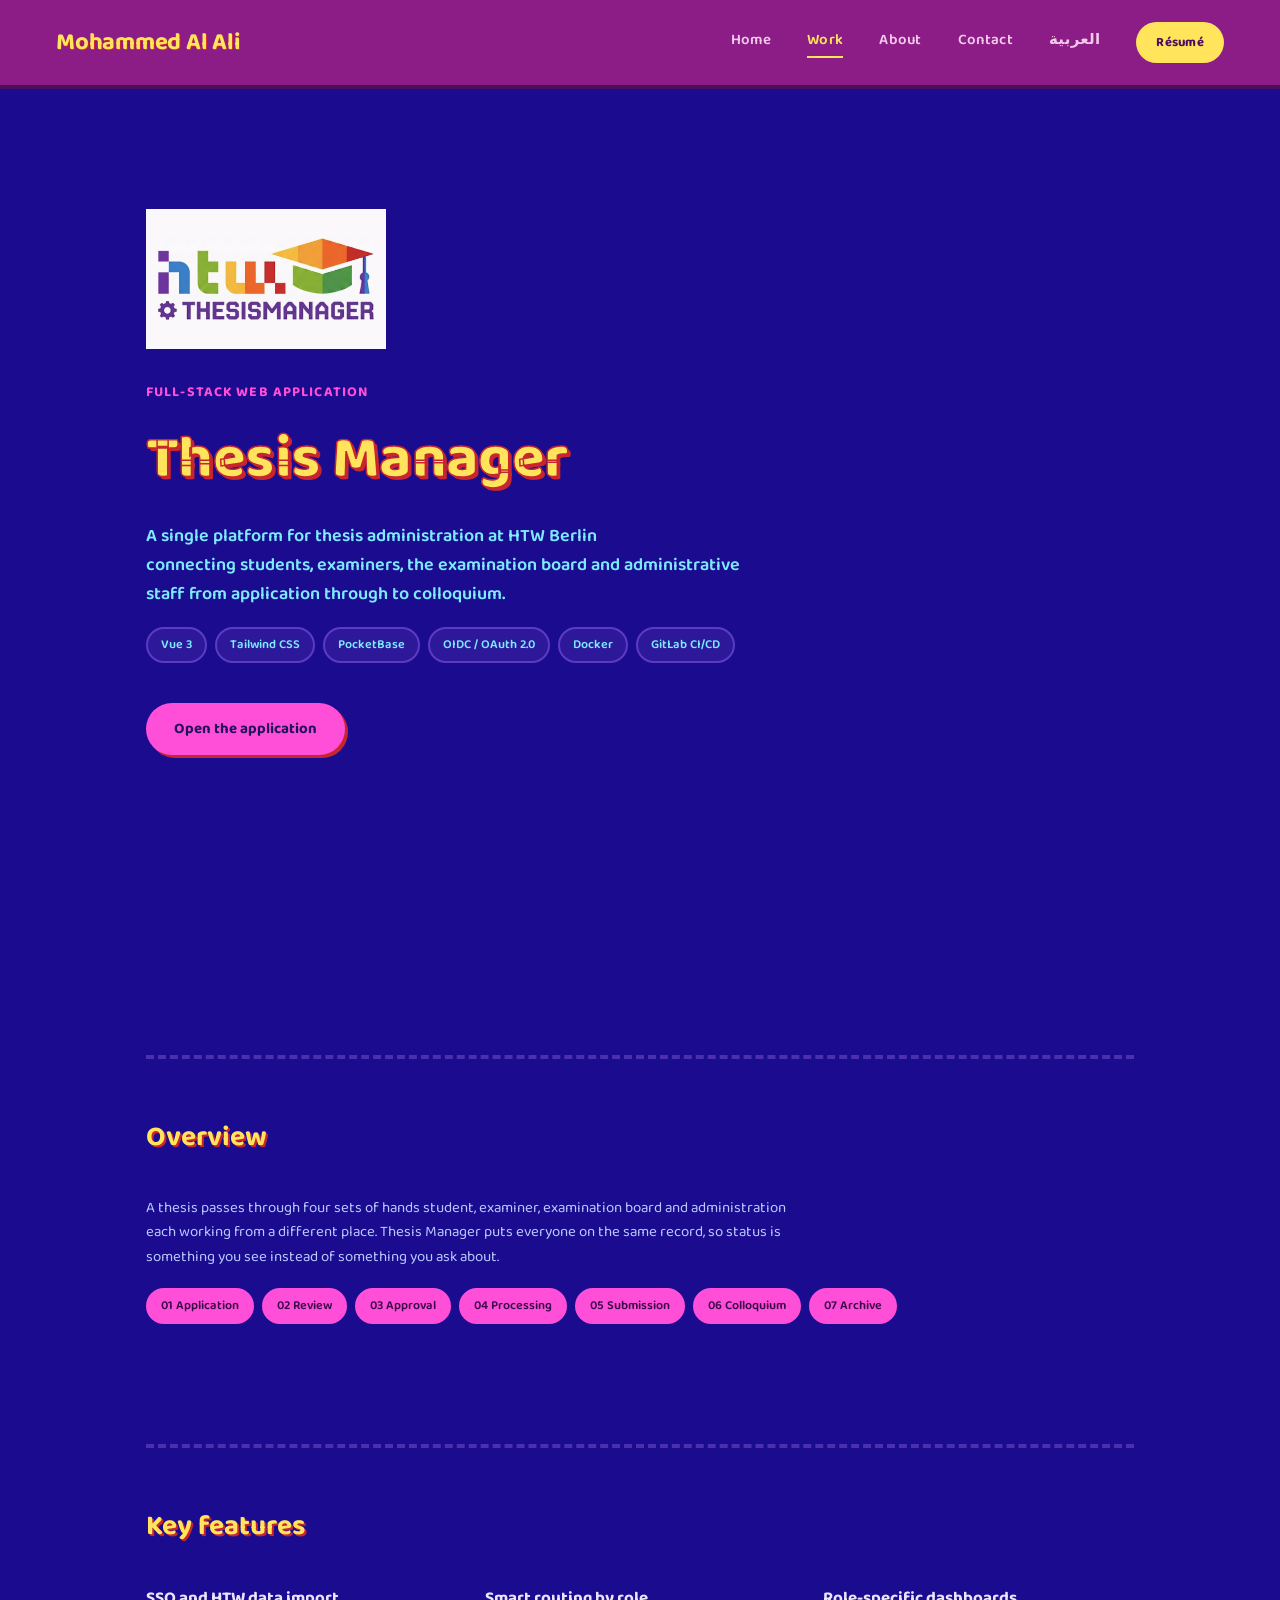
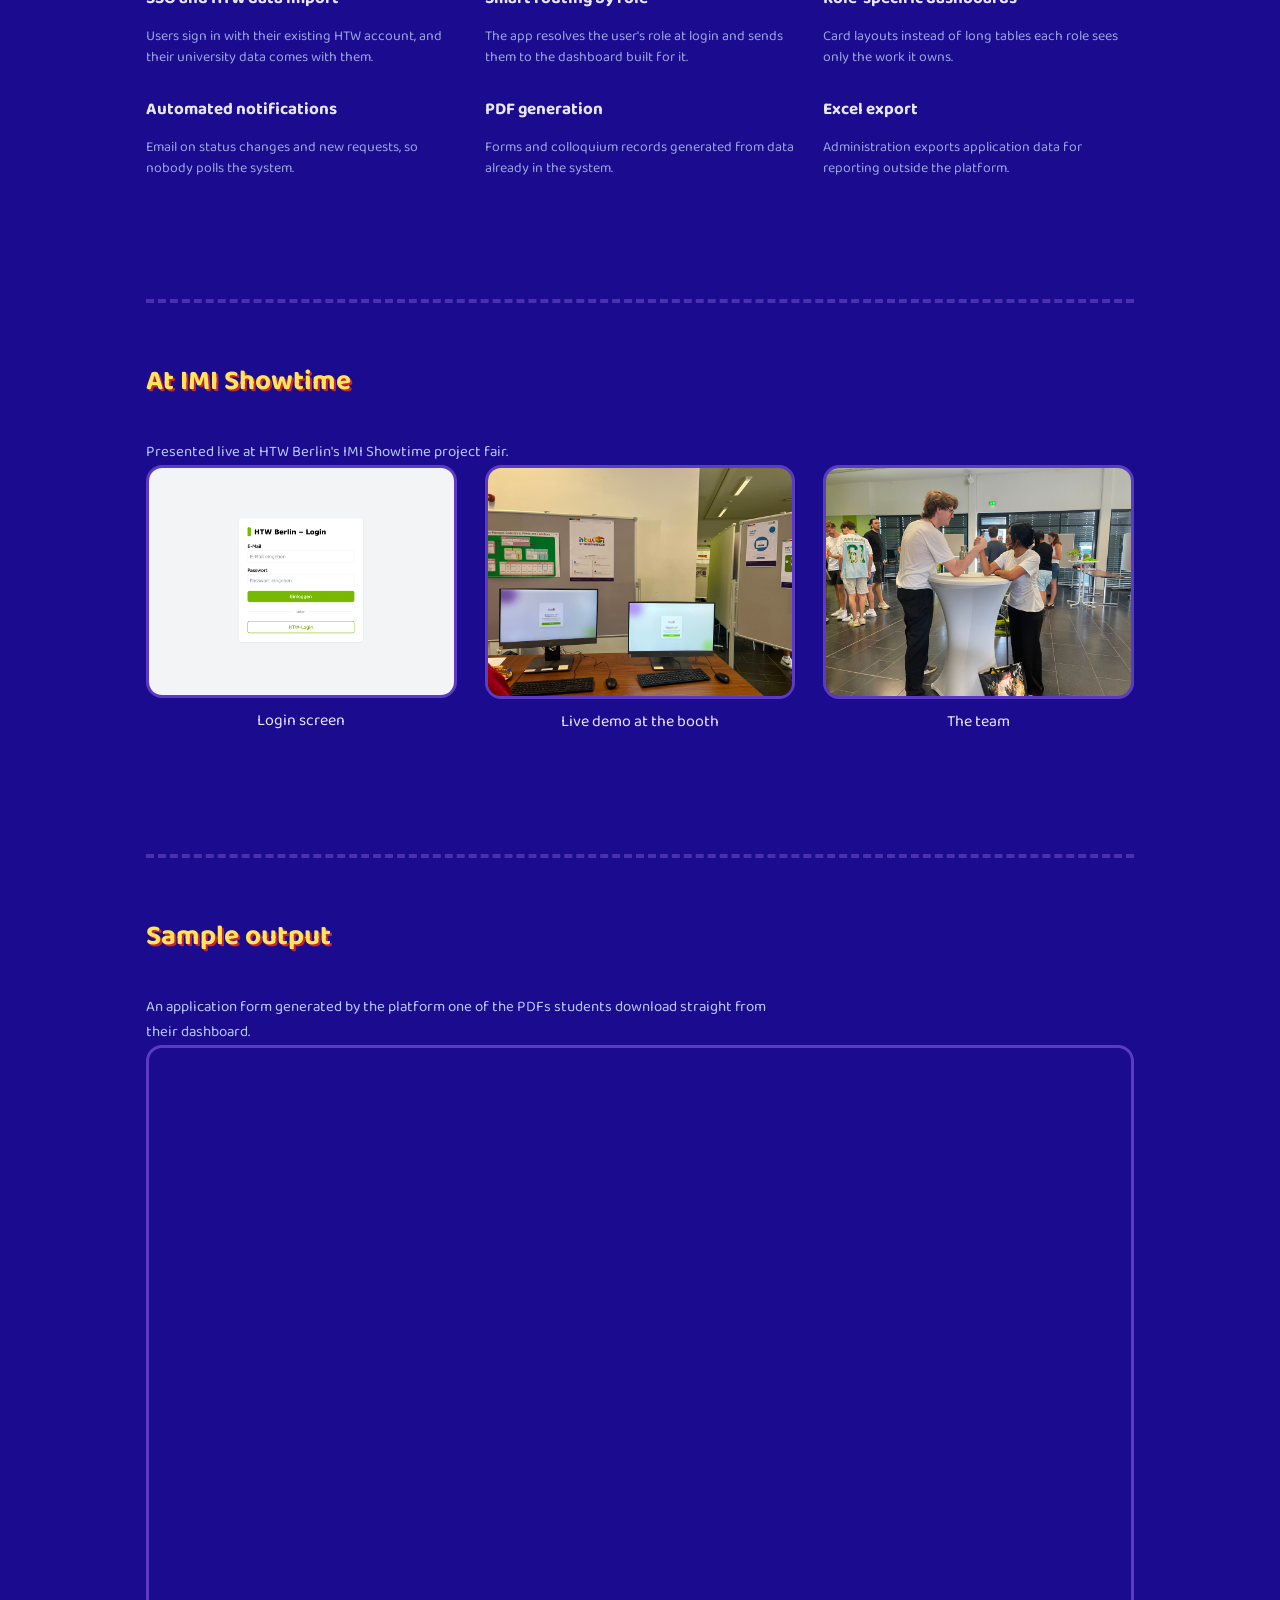
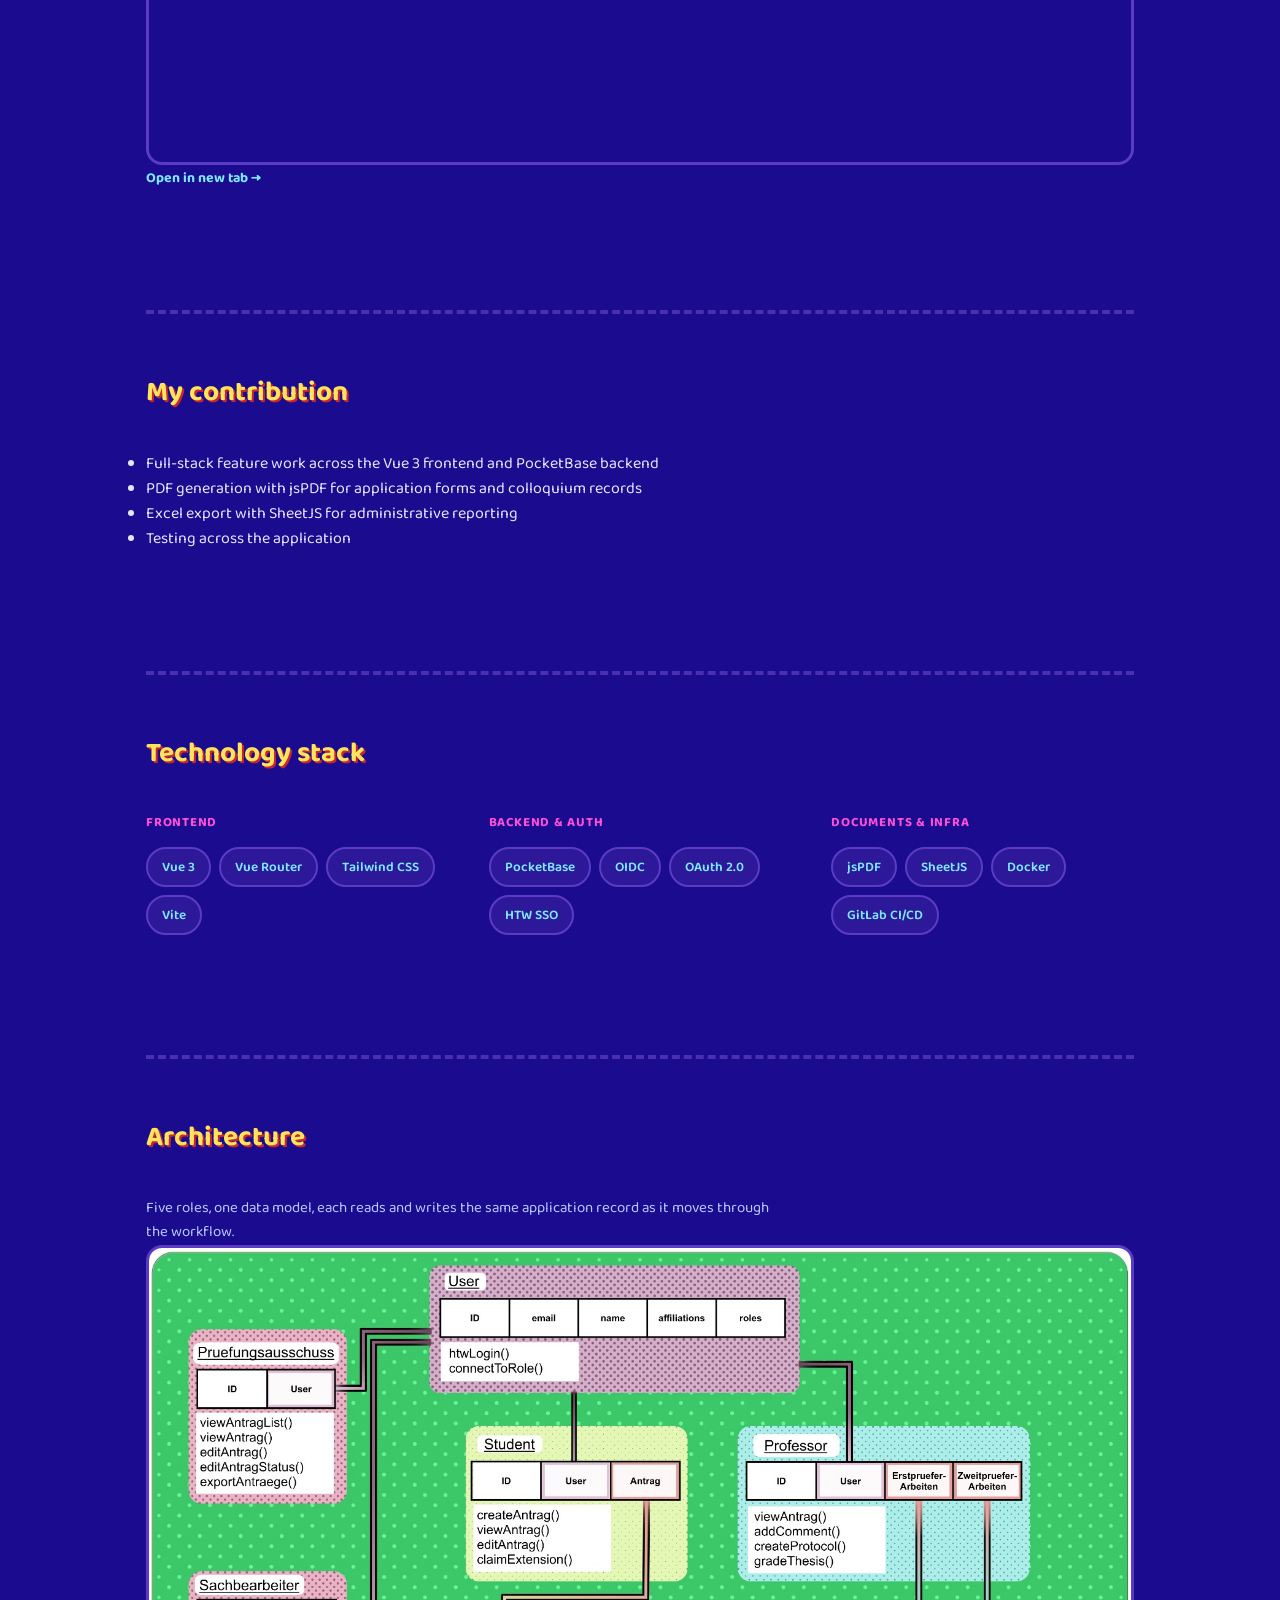
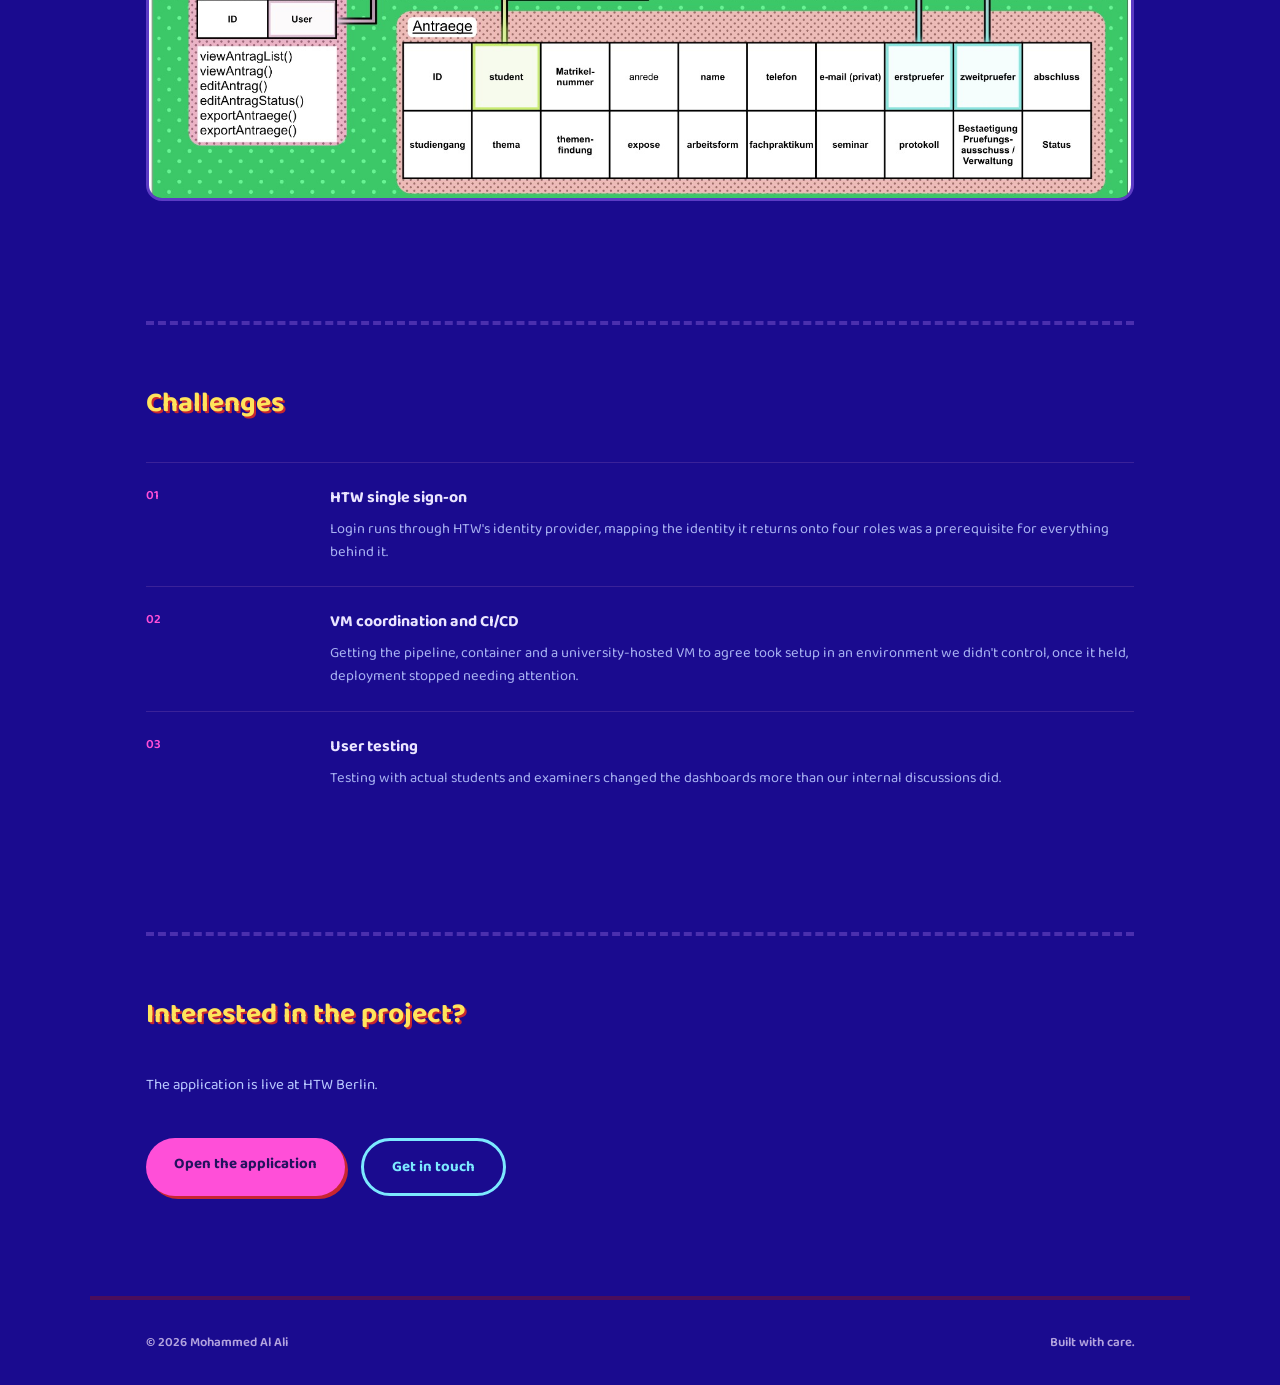
<file: ThesisManager.html>
<!DOCTYPE html>
<html lang="en">
<head>
<meta charset="utf-8">
<meta name="viewport" content="width=device-width, initial-scale=1">
<title>Thesis Manager / Mohammed Al Ali</title>
<meta name="description" content="Case study: Thesis Manager, a web application that digitizes thesis administration at HTW Berlin.">
<link rel="preconnect" href="https://fonts.googleapis.com">
<link rel="preconnect" href="https://fonts.gstatic.com" crossorigin>
<link href="https://fonts.googleapis.com/css2?family=Baloo+2:wght@400;500;600;700;800&display=swap" rel="stylesheet">
<link rel="stylesheet" href="css/style.css">
</head>
<body>
<div class="page">

  <nav class="nav">
    <a href="./index.html" class="nav-brand">Mohammed Al Ali</a>
    <div class="nav-links">
      <a href="./index.html" class="nav-link">Home</a>
      <a href="./Work.html" class="nav-link active">Work</a>
      <a href="./About.html" class="nav-link">About</a>
      <a href="./Contact.html" class="nav-link">Contact</a>
      <a href="./ThesisManager-ar.html" class="nav-link lang-switch">العربية</a>
      <a href="./docs/Mohammed_Al_Ali_CV_2026.pdf" target="_blank" class="resume-btn">Résumé</a>
    </div>
  </nav>

  <main>

    <!-- HERO -->
    <header class="hero-wrap">
      <img src="images/projects/thesis-manager/logo.png" alt="Thesis Manager logo" class="case-logo">
      <div class="eyebrow">Full-Stack Web Application</div>
      <h1 class="hero-title">Thesis Manager</h1>
      <p class="hero-tagline">
        A single platform for thesis administration at HTW Berlin <br> connecting
        students, examiners, the examination board and administrative staff
        from application through to colloquium.
      </p>
      <div class="work-tags">
        <div class="tag">Vue 3</div>
        <div class="tag">Tailwind CSS</div>
        <div class="tag">PocketBase</div>
        <div class="tag">OIDC / OAuth 2.0</div>
        <div class="tag">Docker</div>
        <div class="tag">GitLab CI/CD</div>
      </div>
      <div class="hero-actions">
        <a href="https://b5.f4.htw-berlin.de/" target="_blank" rel="noopener" class="btn btn-primary">Open the application</a>
        
      </div>
      
    </header>

    <div class="page-wrap case-body">

      <!-- OVERVIEW -->
      <section class="section section-first">
        <div class="section-header"><h2 class="section-title">Overview</h2></div>
        <div class="work-desc">
          <p class="bio-p">A thesis passes through four sets of hands student, examiner, examination board and administration each working from a different place. Thesis Manager puts everyone on the same record, so status is something you see instead of something you ask about.</p>
        </div>
        <div class="work-tags">
          <div class="tag tag-step">01 Application</div>
          <div class="tag tag-step">02 Review</div>
          <div class="tag tag-step">03 Approval</div>
          <div class="tag tag-step">04 Processing</div>
          <div class="tag tag-step">05 Submission</div>
          <div class="tag tag-step">06 Colloquium</div>
          <div class="tag tag-step">07 Archive</div>
        </div>
      </section>

      <!-- FEATURES -->
      <section class="section">
        <div class="section-header"><h2 class="section-title">Key features</h2></div>
        <div class="project-grid">
          <div class="project-card">
            <h3 class="project-title">SSO and HTW data import</h3>
            <div class="project-desc">Users sign in with their existing HTW account, and their university data comes with them.</div>
          </div>
          <div class="project-card">
            <h3 class="project-title">Smart routing by role</h3>
            <div class="project-desc">The app resolves the user's role at login and sends them to the dashboard built for it.</div>
          </div>
          <div class="project-card">
            <h3 class="project-title">Role-specific dashboards</h3>
            <div class="project-desc">Card layouts instead of long tables each role sees only the work it owns.</div>
          </div>
          <div class="project-card">
            <h3 class="project-title">Automated notifications</h3>
            <div class="project-desc">Email on status changes and new requests, so nobody polls the system.</div>
          </div>
          <div class="project-card">
            <h3 class="project-title">PDF generation</h3>
            <div class="project-desc">Forms and colloquium records generated from data already in the system.</div>
          </div>
          <div class="project-card">
            <h3 class="project-title">Excel export</h3>
            <div class="project-desc">Administration exports application data for reporting outside the platform.</div>
          </div>
        </div>
      </section>

      <!-- SHOWTIME -->
      <section class="section">
        <div class="section-header"><h2 class="section-title">At IMI Showtime</h2></div>
        <div class="work-desc">Presented live at HTW Berlin's IMI Showtime project fair.</div>
        <div class="shot-grid">
          <figure>
            <div class="thumb thumb-4-3"><img src="images/projects/thesis-manager/login.png" alt="Thesis Manager showtime poster with the HTW logo and feature highlights"></div>
            <figcaption class="case-meta">Login screen</figcaption>
          </figure>
          <figure>
            <div class="thumb thumb-4-3"><img src="images/projects/thesis-manager/setup1.jpeg" alt="Booth setup with the live application running on two monitors and feature posters on the wall"></div>
            <figcaption class="case-meta">Live demo at the booth</figcaption>
          </figure>
          <figure>
            <div class="thumb thumb-4-3"><img src="images/projects/thesis-manager/team.jpeg" alt="Team members at the project fair"></div>
            <figcaption class="case-meta">The team</figcaption>
          </figure>
        </div>
      </section>

      <!-- SAMPLE OUTPUT -->
      <section class="section">
        <div class="section-header"><h2 class="section-title">Sample output</h2></div>
        <div class="work-desc">An application form generated by the platform one of the PDFs students download straight from their dashboard.</div>
        <div class="pdf-embed">
          <iframe src="docs/Antrag_543211_30-8-2026.pdf" title="Sample Thesis Manager application PDF"></iframe>
        </div>
        <a href="docs/Antrag_543211_30-8-2026.pdf" target="_blank" class="view-all">Open in new tab →</a>
      </section>

      <!-- MY CONTRIBUTION -->
      <section class="section">
        <div class="section-header"><h2 class="section-title">My contribution</h2></div>
      
        <ul class="case-list">
          <li>Full-stack feature work across the Vue 3 frontend and PocketBase backend</li>
          <li>PDF generation with jsPDF for application forms and colloquium records</li>
          <li>Excel export with SheetJS for administrative reporting</li>
          <li>Testing across the application</li>
        </ul>
      </section>

      <!-- TECH STACK -->
      <section class="section">
        <div class="section-header"><h2 class="section-title">Technology stack</h2></div>
        <div class="skills-grid">
          <div>
            <div class="skill-label">Frontend</div>
            <div class="skill-tags">
              <div class="skill-tag">Vue 3</div>
              <div class="skill-tag">Vue Router</div>
              <div class="skill-tag">Tailwind CSS</div>
              <div class="skill-tag">Vite</div>
            </div>
          </div>
          <div>
            <div class="skill-label">Backend &amp; auth</div>
            <div class="skill-tags">
              <div class="skill-tag">PocketBase</div>
              <div class="skill-tag">OIDC</div>
              <div class="skill-tag">OAuth 2.0</div>
              <div class="skill-tag">HTW SSO</div>
            </div>
          </div>
          <div>
            <div class="skill-label">Documents &amp; infra</div>
            <div class="skill-tags">
              <div class="skill-tag">jsPDF</div>
              <div class="skill-tag">SheetJS</div>
              <div class="skill-tag">Docker</div>
              <div class="skill-tag">GitLab CI/CD</div>
            </div>
          </div>
        </div>
      </section>

      <!-- ARCHITECTURE -->
      <section class="section">
        <div class="section-header"><h2 class="section-title">Architecture</h2></div>
        <div class="work-desc">Five roles, one data model, each reads and writes the same application record as it moves through the workflow.</div>
        <div class="thumb thumb-16-9"><img src="images/projects/thesis-manager/structure.jpeg" alt="Diagram of Thesis Manager's data model: User, Prüfungsausschuss, Sachbearbeiter, Student, Professor and Antraege collections and how they connect"></div>
      </section>

      <!-- CHALLENGES -->
      <section class="section">
        <div class="section-header"><h2 class="section-title">Challenges</h2></div>
        <div class="timeline-item">
          <div class="timeline-period">01</div>
          <div>
            <h3 class="timeline-role">HTW single sign-on</h3>
            <div class="timeline-desc">Login runs through HTW's identity provider, mapping the identity it returns onto four roles was a prerequisite for everything behind it.</div>
          </div>
        </div>
        <div class="timeline-item">
          <div class="timeline-period">02</div>
          <div>
            <h3 class="timeline-role">VM coordination and CI/CD</h3>
            <div class="timeline-desc">Getting the pipeline, container and a university-hosted VM to agree took setup in an environment we didn't control, once it held, deployment stopped needing attention.</div>
          </div>
        </div>
        <div class="timeline-item">
          <div class="timeline-period">03</div>
          <div>
            <h3 class="timeline-role">User testing</h3>
            <div class="timeline-desc">Testing with actual students and examiners changed the dashboards more than our internal discussions did.</div>
          </div>
        </div>
      </section>

     
      <!-- CTA -->
      <section class="section">
        <div class="section-header"><h2 class="section-title">Interested in the project?</h2></div>
        <div class="work-desc">The application is live at HTW Berlin.</div>
        <div class="hero-actions">
          <a href="https://b5.f4.htw-berlin.de/" target="_blank" rel="noopener" class="btn btn-primary">Open the application</a>
          <a href="./Contact.html" class="btn btn-secondary">Get in touch</a>
        </div>
      </section>

    </div>
  </main>

  <footer class="footer">
    <div>© 2026 Mohammed Al Ali</div>
    <div>Built with care.</div>
  </footer>

</div>
</body>
</html>
</file>
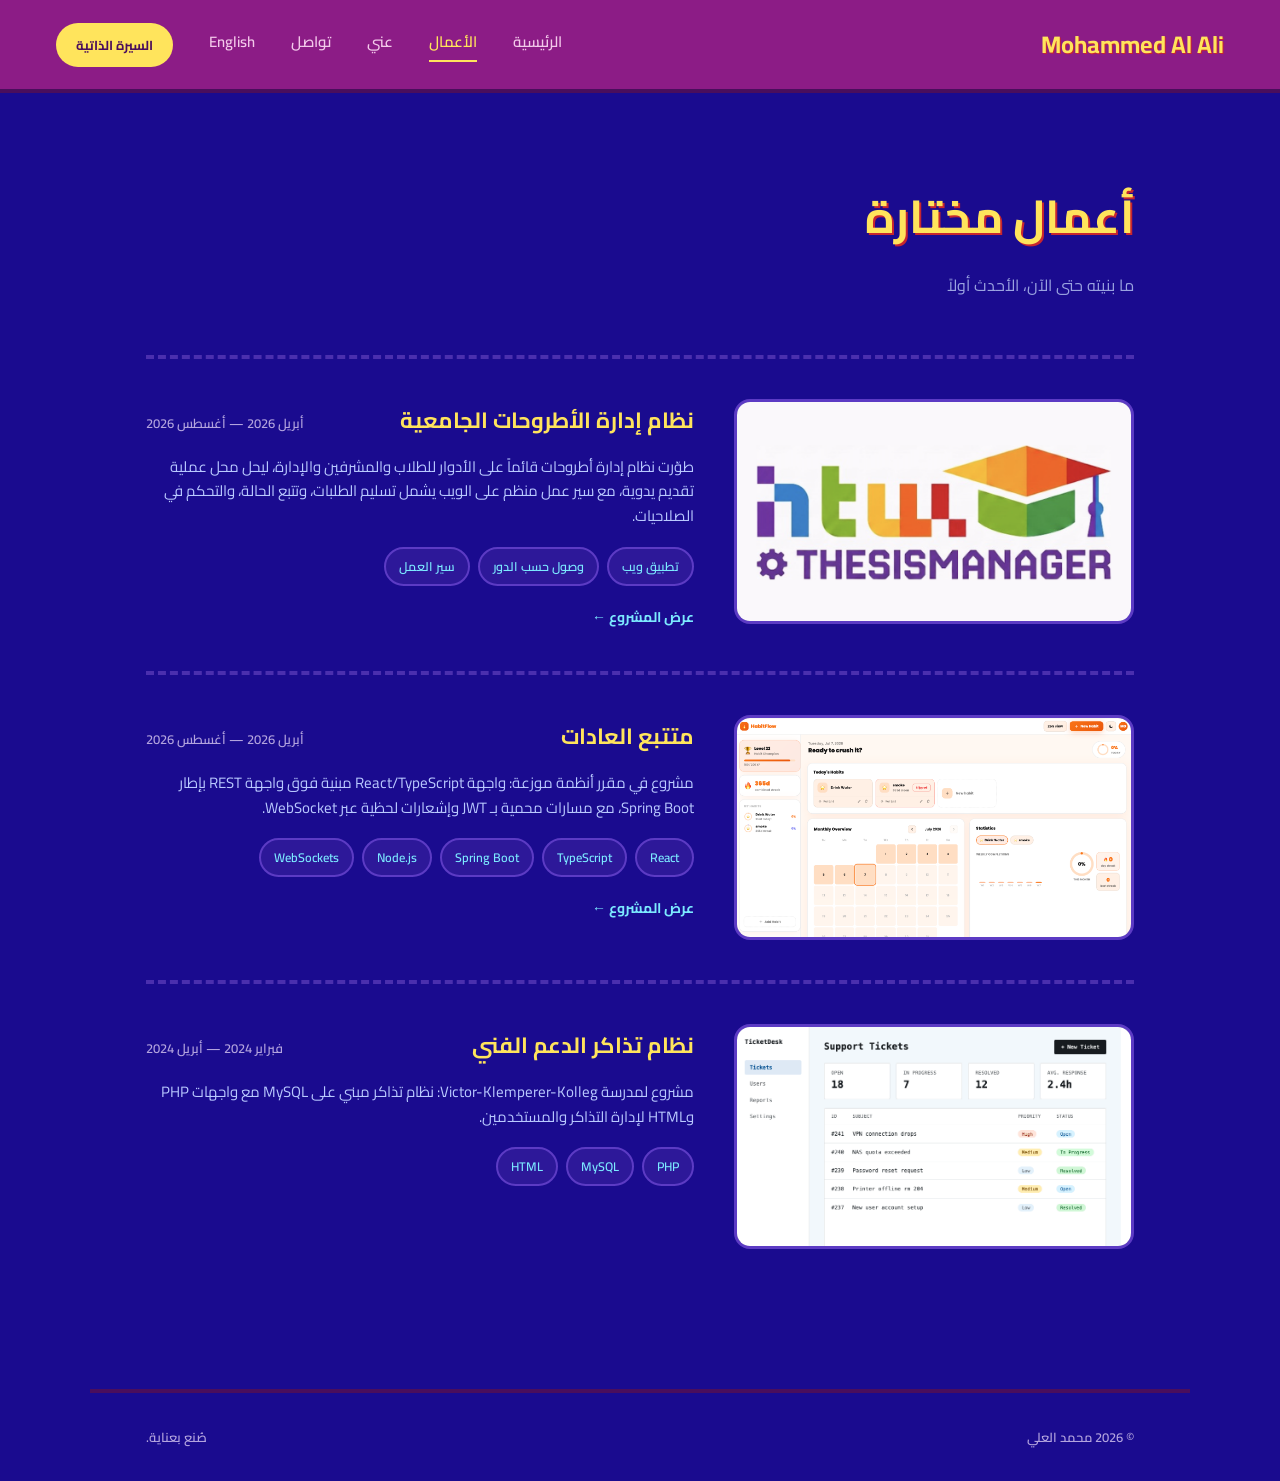
<file: Work-ar.html>
<!DOCTYPE html>
<html lang="ar" dir="rtl">
<head>
<meta charset="utf-8">
<meta name="viewport" content="width=device-width, initial-scale=1">
<title>الأعمال / محمد العلي</title>
<link rel="preconnect" href="https://fonts.googleapis.com">
<link rel="preconnect" href="https://fonts.gstatic.com" crossorigin>
<link href="https://fonts.googleapis.com/css2?family=Cairo:wght@400;600;700;800&display=swap" rel="stylesheet">
<link rel="stylesheet" href="css/style.css">
<link rel="stylesheet" href="css/arabic.css">
</head>
<body>
<div class="page">

  <div class="nav">
    <a href="./index-ar.html" class="nav-brand">Mohammed Al Ali</a>
    <div class="nav-links">
      <a href="./index-ar.html" class="nav-link">الرئيسية</a>
      <a href="./Work-ar.html" class="nav-link active">الأعمال</a>
      <a href="./About-ar.html" class="nav-link">عني</a>
      <a href="./Contact-ar.html" class="nav-link">تواصل</a>
      <a href="./Work.html" class="nav-link lang-switch">English</a>
      <a href="./docs/Mohammed_Al_Ali_CV_2026.pdf" target="_blank" class="resume-btn">السيرة الذاتية</a>
    </div>
  </div>

  <div class="page-wrap">
    <div class="page-title">أعمال مختارة</div>
    <div class="page-subtitle">ما بنيته حتى الآن، الأحدث أولاً</div>

    <div class="work-list">
      <div class="work-item">
        <div class="thumb thumb-16-9"><img src="images/projects/thesis-manager/logo.png" alt="شعار نظام إدارة الأطروحات" style="object-position: center 38%;"></div>
        <div>
          <div class="work-title-row">
            <div class="work-title">نظام إدارة الأطروحات الجامعية</div>
            <div class="work-year">أبريل 2026 — أغسطس 2026</div>
          </div>
          <div class="work-desc">طوّرت نظام إدارة أطروحات قائماً على الأدوار للطلاب والمشرفين والإدارة، ليحل محل عملية تقديم يدوية، مع سير عمل منظم على الويب يشمل تسليم الطلبات، وتتبع الحالة، والتحكم في الصلاحيات.</div>
          <div class="work-tags">
            <div class="tag">تطبيق ويب</div>
            <div class="tag">وصول حسب الدور</div>
            <div class="tag">سير العمل</div>
          </div>
          <a href="./ThesisManager-ar.html" class="work-link">عرض المشروع ←</a>
        </div>
      </div>

      <div class="work-item">
        <div class="thumb thumb-16-9"><img src="images/projects/habit-tracker.png" alt="لقطة شاشة لتطبيق HabitFlow"></div>
        <div>
          <div class="work-title-row">
            <div class="work-title">متتبع العادات</div>
            <div class="work-year">أبريل 2026 — أغسطس 2026</div>
          </div>
          <div class="work-desc">مشروع في مقرر أنظمة موزعة: واجهة React/TypeScript مبنية فوق واجهة REST بإطار Spring Boot، مع مسارات محمية بـ JWT وإشعارات لحظية عبر WebSocket.</div>
          <div class="work-tags">
            <div class="tag">React</div>
            <div class="tag">TypeScript</div>
            <div class="tag">Spring Boot</div>
            <div class="tag">Node.js</div>
            <div class="tag">WebSockets</div>
          </div>
          <a href="https://github.com/MoPushes/habit-tracker" target="_blank" class="work-link">عرض المشروع ←</a>
        </div>
      </div>

      <div class="work-item">
        <div class="thumb thumb-16-9"><img src="images/projects/ticket-system.png" alt="لوحة تذاكر الدعم الفني TicketDesk"></div>
        <div>
          <div class="work-title-row">
            <div class="work-title">نظام تذاكر الدعم الفني</div>
            <div class="work-year">فبراير 2024 — أبريل 2024</div>
          </div>
          <div class="work-desc">مشروع لمدرسة Victor-Klemperer-Kolleg: نظام تذاكر مبني على MySQL مع واجهات PHP وHTML لإدارة التذاكر والمستخدمين.</div>
          <div class="work-tags">
            <div class="tag">PHP</div>
            <div class="tag">MySQL</div>
            <div class="tag">HTML</div>
          </div>
        </div>
      </div>
    </div>
  </div>

  <div class="footer">
    <div>© 2026 محمد العلي</div>
    <div>صُنع بعناية.</div>
  </div>
</div>
</body>
</html>
</file>
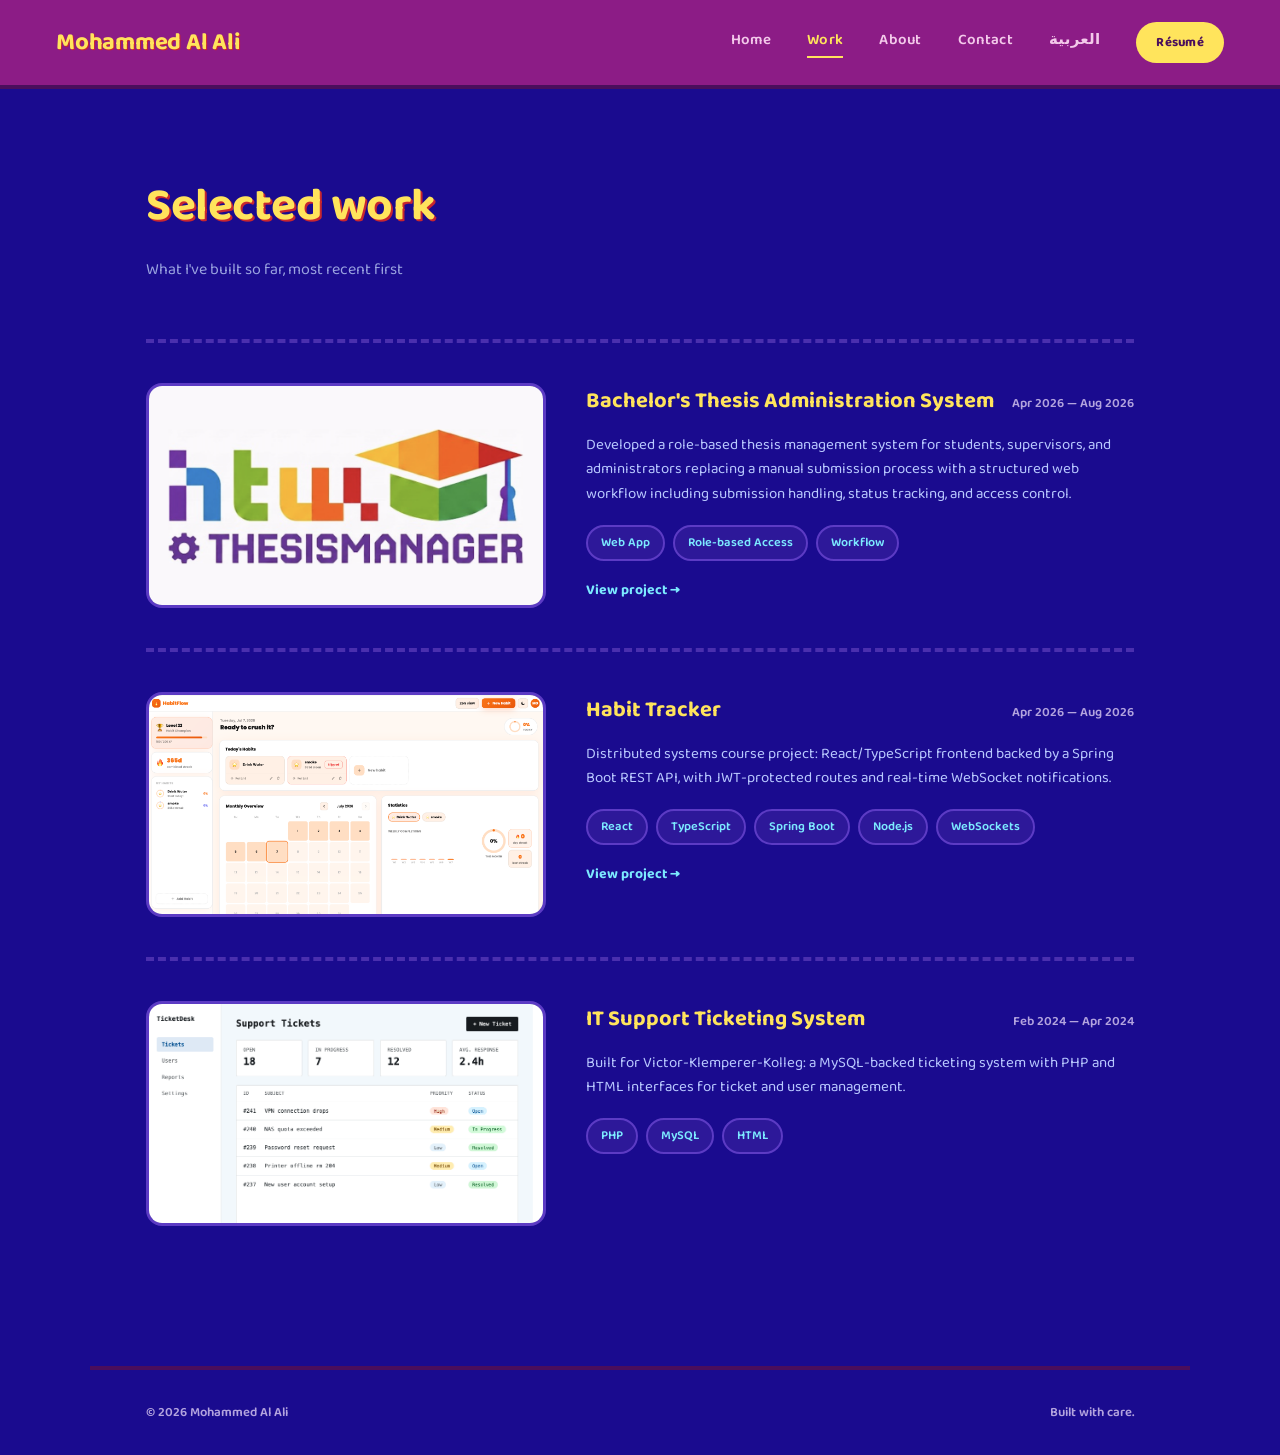
<file: Work.html>
<!DOCTYPE html>
<html lang="en">
<head>
<meta charset="utf-8">
<meta name="viewport" content="width=device-width, initial-scale=1">
<title>Work / Mohammed Al Ali</title>
<link rel="preconnect" href="https://fonts.googleapis.com">
<link rel="preconnect" href="https://fonts.gstatic.com" crossorigin>
<link href="https://fonts.googleapis.com/css2?family=Baloo+2:wght@400;500;600;700;800&display=swap" rel="stylesheet">
<link rel="stylesheet" href="css/style.css">
</head>
<body>
<div class="page">

  <div class="nav">
    <a href="./index.html" class="nav-brand">Mohammed Al Ali</a>
    <div class="nav-links">
      <a href="./index.html" class="nav-link">Home</a>
      <a href="./Work.html" class="nav-link active">Work</a>
      <a href="./About.html" class="nav-link">About</a>
      <a href="./Contact.html" class="nav-link">Contact</a>
      <a href="./Work-ar.html" class="nav-link lang-switch">العربية</a>
      <a href="./docs/Mohammed_Al_Ali_CV_2026.pdf" target="_blank" class="resume-btn">Résumé</a>
    </div>
  </div>

  <div class="page-wrap">
    <div class="page-title">Selected work</div>
    <div class="page-subtitle">What I've built so far, most recent first</div>

    <div class="work-list">
      <div class="work-item">
        <div class="thumb thumb-16-9"><img src="images/projects/thesis-manager/logo.png" alt="Thesis Manager showtime poster with the HTW logo" style="object-position: center 38%;"></div>
        <div>
          <div class="work-title-row">
            <div class="work-title">Bachelor's Thesis Administration System</div>
            <div class="work-year">Apr 2026 — Aug 2026</div>
          </div>
          <div class="work-desc">Developed a role-based thesis management system for students, supervisors, and administrators replacing a manual submission process with a structured web workflow including submission handling, status tracking, and access control.</div>
          <div class="work-tags">
            <div class="tag">Web App</div>
            <div class="tag">Role-based Access</div>
            <div class="tag">Workflow</div>
          </div>
          <a href="./ThesisManager.html" target="_blank" class="work-link">View project →</a>
        </div>
      </div>
      
      <div class="work-item">
        <div class="thumb thumb-16-9"><img src="images/projects/habit-tracker.png" alt="HabitFlow app screenshot"></div>
        <div>
          <div class="work-title-row">
            <div class="work-title">Habit Tracker</div>
            <div class="work-year">Apr 2026 — Aug 2026</div>
          </div>
          <div class="work-desc">Distributed systems course project: React/TypeScript frontend backed by a Spring Boot REST API, with JWT-protected routes and real-time WebSocket notifications.</div>
          <div class="work-tags">
            <div class="tag">React</div>
            <div class="tag">TypeScript</div>
            <div class="tag">Spring Boot</div>
            <div class="tag">Node.js</div>
            <div class="tag">WebSockets</div>
          </div>
          <a href="https://github.com/MoPushes/habit-tracker" target="_blank" class="work-link">View project →</a>
        </div>
      </div>


      <div class="work-item">
        <div class="thumb thumb-16-9"><img src="images/projects/ticket-system.png" alt="TicketDesk support ticket dashboard"></div>
        <div>
          <div class="work-title-row">
            <div class="work-title">IT Support Ticketing System</div>
            <div class="work-year">Feb 2024 — Apr 2024</div>
          </div>
          <div class="work-desc">Built for Victor-Klemperer-Kolleg: a MySQL-backed ticketing system with PHP and HTML interfaces for ticket and user management.</div>
          <div class="work-tags">
            <div class="tag">PHP</div>
            <div class="tag">MySQL</div>
            <div class="tag">HTML</div>
          </div>
        </div>
      </div>
    </div>
  </div>

  <div class="footer">
    <div>© 2026 Mohammed Al Ali</div>
    <div>Built with care.</div>
  </div>
</div>
</body>
</html>
</file>
<file: css/style.css>
* {
    margin: 0;
    padding: 0;
    box-sizing: border-box;
}
body {
    background: #12085e;
    min-height: 100vh;
}

/* ==========================================================================
   Portfolio design system — Tiny Tool Town theme
   ========================================================================== */

:root {
    --font-display: 'Baloo 2', ui-rounded, 'Fredoka', system-ui, sans-serif;

    --bg: #1a0b8f;
    --nav-bg: #8c1c86;
    --nav-border: #4a0e5c;

    --yellow: #ffe45c;
    --cyan: #7ce9ff;
    --pink: #ff4fd8;
    --outline: #c8262f;

    --text: #eae5ff;
    --text-soft: #d9d2ff;
    --text-dim: #b9c9ff;
    --text-mute: #a9b3f2;
    --text-mute-2: #9aa3e0;
    --text-faint: #c7b8ec;
    --text-faint-2: #b3a4de;

    --border: #4a2fae;
    --border-soft: #3a2299;
    --border-tag: #5c3bc4;
    --border-strong: #7ce9ff;

    --tag-bg: #2d1899;
    --btn-bg: var(--pink);
    --btn-text: #23125e;
    --accent: var(--cyan);

    --thumb-a: #2d1899;
    --thumb-b: #24127f;
    --thumb-text: #c7b8ec;

    --radius: 16px;
}

.page {
    min-height: 100vh;
    background: var(--bg);
    color: var(--text);
    font-family: var(--font-display);
}

/* Nav */

.nav {
    position: sticky;
    top: 0;
    z-index: 50;
    display: flex;
    align-items: center;
    justify-content: space-between;
    padding: 22px 56px;
    background: var(--nav-bg);
    border-bottom: 4px solid var(--nav-border);
    flex-wrap: wrap;
    gap: 16px;
}
.nav-brand {
    font-family: var(--font-display);
    font-size: 24px;
    font-weight: 700;
    letter-spacing: -0.01em;
    text-decoration: none;
    color: var(--yellow);
    text-shadow: 1px 1px 0 var(--outline);
}
.nav-links {
    display: flex;
    align-items: center;
    gap: 36px;
    flex-wrap: wrap;
}
.nav-link {
    text-decoration: none;
    cursor: pointer;
    font-size: 15px;
    font-weight: 600;
    letter-spacing: 0.02em;
    padding-bottom: 4px;
    border-bottom: 2px solid transparent;
    color: #f3c9ea;
}
.nav-link.active {
    color: var(--yellow);
    border-bottom-color: var(--yellow);
}
.resume-btn {
    text-decoration: none;
    font-size: 13px;
    font-weight: 700;
    padding: 10px 20px;
    border-radius: 999px;
    background: var(--yellow);
    color: #4a0e5c;
    letter-spacing: 0.02em;
    white-space: nowrap;
}

/* Footer */

.footer {
    border-top: 4px solid var(--nav-border);
    padding: 32px 56px;
    display: flex;
    justify-content: space-between;
    max-width: 1100px;
    margin: 0 auto;
    font-size: 13px;
    font-weight: 600;
    color: var(--text-faint-2);
    gap: 8px;
}

/* Shared placeholders / thumbnails */

.thumb {
    width: 100%;
    background: repeating-linear-gradient(135deg, var(--thumb-a), var(--thumb-a) 10px, var(--thumb-b) 10px, var(--thumb-b) 20px);
    display: flex;
    align-items: center;
    justify-content: center;
    color: var(--thumb-text);
    font-family: var(--font-display);
    font-size: 12px;
    border-radius: var(--radius);
    border: 3px solid var(--border-tag);
}
.thumb-4-3 { aspect-ratio: 4/3; }
.thumb-1-1 { aspect-ratio: 1/1; }
.thumb-16-9 { aspect-ratio: 16/9; }
.thumb img {
    width: 100%;
    height: 100%;
    object-fit: cover;
    object-position: top;
    border-radius: calc(var(--radius) - 3px);
}

/* Shared section heading (Work / About / Contact) */

.page-title {
    font-family: var(--font-display);
    font-size: 46px;
    font-weight: 700;
    letter-spacing: -0.01em;
    color: var(--yellow);
    text-shadow: 2px 2px 0 var(--outline);
}
.page-wrap {
    max-width: 1100px;
    margin: 0 auto;
    padding: 80px 56px 100px;
}

/* Home */

.hero-wrap {
    max-width: 1100px;
    margin: 0 auto;
    padding: 120px 56px 100px;
    position: relative;
    overflow: hidden;
}
.confetti {
    position: absolute;
    inset: 0;
    pointer-events: none;
    z-index: 0;
    font-size: 26px;
    opacity: 0.85;
}
.confetti span {
    position: absolute;
}
.hero-content {
    position: relative;
    z-index: 1;
}
.hero-avatar {
    width: 160px;
    height: 160px;
    border-radius: 50%;
    overflow: hidden;
    margin-bottom: 28px;
    border: 4px solid var(--yellow);
}
.hero-avatar img {
    width: 100%;
    height: 100%;
    object-fit: cover;
    transform: scale(1.25);
}
.case-logo {
    width: 240px;
    height: auto;
    margin-bottom: 24px;
}
.eyebrow {
    font-size: 14px;
    font-weight: 700;
    letter-spacing: 0.08em;
    text-transform: uppercase;
    color: var(--pink);
    margin-bottom: 22px;
}
.hero-title {
    font-family: var(--font-display);
    font-size: 60px;
    line-height: 1.15;
    font-weight: 800;
    letter-spacing: -0.01em;
    max-width: 820px;
    color: var(--yellow);
    -webkit-text-stroke: 1.5px var(--outline);
    text-shadow: 3px 3px 0 var(--outline);
}
.hero-title .accent-word {
    color: var(--cyan);
    -webkit-text-stroke: 1.5px var(--outline);
}
.hero-tagline {
    font-size: 18px;
    line-height: 1.6;
    color: var(--cyan);
    max-width: 600px;
    margin-top: 28px;
    font-weight: 600;
}
.hero-tagline p + p {
    margin-top: 16px;
}
.hero-tagline strong {
    color: var(--pink);
}
.hero-actions {
    display: flex;
    gap: 16px;
    margin-top: 40px;
    flex-wrap: wrap;
}
.btn {
    text-decoration: none;
    cursor: pointer;
    font-size: 15px;
    font-weight: 700;
    padding: 14px 28px;
    border-radius: 999px;
}
.btn-primary {
    background: var(--btn-bg);
    color: var(--btn-text);
    box-shadow: 3px 3px 0 var(--outline);
}
.btn-secondary {
    border: 3px solid var(--cyan);
    color: var(--cyan);
}

.section {
    margin-top: 120px;
    border-top: 4px dashed var(--border);
    padding-top: 56px;
}
.section-header {
    display: flex;
    align-items: baseline;
    justify-content: space-between;
    margin-bottom: 36px;
    flex-wrap: wrap;
    gap: 8px;
}
.section-title {
    font-family: var(--font-display);
    font-size: 28px;
    font-weight: 700;
    color: var(--yellow);
    text-shadow: 1.5px 1.5px 0 var(--outline);
}
.view-all {
    text-decoration: none;
    cursor: pointer;
    font-size: 14px;
    font-weight: 700;
    color: var(--cyan);
}

.project-grid {
    display: grid;
    grid-template-columns: repeat(3, 1fr);
    gap: 28px;
}
.project-card {
    display: flex;
    flex-direction: column;
    gap: 14px;
}
.project-title {
    font-size: 17px;
    font-weight: 700;
    color: var(--text);
}
.project-desc {
    font-size: 14px;
    color: var(--text-mute-2);
    line-height: 1.5;
}

.shot-grid {
    display: grid;
    grid-template-columns: repeat(3, 1fr);
    gap: 28px;
}
.shot-grid figure {
    margin: 0;
    display: flex;
    flex-direction: column;
    gap: 10px;
}
.shot-grid figcaption {
    text-align: center;
}

.pdf-embed {
    width: 100%;
    height: 720px;
    border: 3px solid var(--border-tag);
    border-radius: var(--radius);
    overflow: hidden;
}
.pdf-embed iframe {
    width: 100%;
    height: 100%;
    border: 0;
}

.skills-grid {
    display: grid;
    grid-template-columns: repeat(3, 1fr);
    gap: 40px;
}
.skill-label {
    font-size: 13px;
    font-weight: 700;
    letter-spacing: 0.06em;
    text-transform: uppercase;
    color: var(--pink);
    margin-bottom: 14px;
}
.skill-tags {
    display: flex;
    flex-wrap: wrap;
    gap: 8px;
}
.skill-tag {
    font-size: 13.5px;
    font-weight: 600;
    padding: 7px 14px;
    background: var(--tag-bg);
    border: 2px solid var(--border-tag);
    border-radius: 999px;
    color: var(--cyan);
}

/* Work */

.page-subtitle {
    font-size: 16px;
    color: var(--text-mute-2);
    max-width: 560px;
    margin-top: 14px;
    line-height: 1.6;
}
.work-list {
    display: flex;
    flex-direction: column;
    margin-top: 56px;
}
.work-item {
    display: grid;
    grid-template-columns: 400px 1fr;
    gap: 40px;
    padding: 40px 0;
    border-top: 4px dashed var(--border);
}
.work-title-row {
    display: flex;
    align-items: baseline;
    justify-content: space-between;
    flex-wrap: wrap;
    gap: 8px;
}
.work-title {
    font-size: 22px;
    font-weight: 700;
    color: var(--yellow);
}
.work-year {
    font-size: 13px;
    font-weight: 600;
    color: var(--text-faint-2);
}
.work-desc {
    font-size: 15px;
    line-height: 1.65;
    color: var(--text-dim);
    margin-top: 14px;
    max-width: 640px;
}
.work-tags {
    display: flex;
    flex-wrap: wrap;
    gap: 8px;
    margin-top: 18px;
}
.tag {
    font-size: 12.5px;
    font-weight: 600;
    padding: 6px 13px;
    background: var(--tag-bg);
    border: 2px solid var(--border-tag);
    border-radius: 999px;
    color: var(--cyan);
}
.tag-step {
    background: var(--pink);
    border-color: var(--pink);
    color: #3a0a4a;
}
.work-link {
    display: inline-block;
    margin-top: 18px;
    font-size: 14px;
    font-weight: 700;
    color: var(--cyan);
    text-decoration: none;
}

/* About */

.about-grid {
    display: grid;
    grid-template-columns: 280px 1fr;
    gap: 56px;
}
.about-contact {
    margin-top: 24px;
    display: flex;
    flex-direction: column;
    gap: 10px;
}
.about-contact-link {
    font-size: 14px;
    font-weight: 600;
    color: var(--cyan);
    text-decoration: none;
}
.about-phone {
    font-size: 14px;
    color: var(--text);
}
.about-lang {
    font-size: 13px;
    color: var(--text-faint);
    margin-top: 6px;
}

.bio {
    font-size: 16px;
    line-height: 1.75;
    color: var(--text-soft);
    margin-top: 22px;
    max-width: 640px;
}
.bio-p {
    margin-bottom: 18px;
}

.timeline-block {
    margin-top: 56px;
    border-top: 4px dashed var(--border);
    padding-top: 40px;
}
.timeline-title {
    font-family: var(--font-display);
    font-size: 24px;
    font-weight: 700;
    color: var(--yellow);
    margin-bottom: 28px;
}
.timeline-item {
    display: grid;
    grid-template-columns: 160px 1fr;
    gap: 24px;
    padding: 22px 0;
    border-top: 1px solid var(--border-soft);
}
.timeline-period {
    font-size: 13px;
    font-weight: 600;
    color: var(--pink);
}
.timeline-role {
    font-size: 16px;
    font-weight: 700;
    color: var(--text);
}
.timeline-company {
    font-weight: 400;
    color: var(--text-faint);
}
.timeline-desc {
    font-size: 14.5px;
    line-height: 1.6;
    color: var(--text-mute);
    margin-top: 8px;
}

/* Contact */

.contact-wrap {
    max-width: 760px;
    margin: 0 auto;
    padding: 100px 56px 140px;
}
.contact-blurb {
    font-size: 16px;
    line-height: 1.7;
    color: var(--cyan);
    margin-top: 16px;
    max-width: 520px;
    font-weight: 600;
}
.contact-list {
    margin-top: 48px;
    display: flex;
    flex-direction: column;
    gap: 22px;
}
.contact-row {
    display: flex;
    align-items: baseline;
    justify-content: space-between;
    text-decoration: none;
    color: inherit;
    padding: 18px 0;
    border-top: 4px dashed var(--border);
    flex-wrap: wrap;
    gap: 8px;
}
.contact-row-last {
    border-bottom: 4px dashed var(--border);
}
.contact-label {
    font-size: 15px;
    font-weight: 700;
    color: var(--text-faint);
}
.contact-value {
    font-size: 17px;
    font-weight: 700;
    color: var(--pink);
}

/* ==========================================================================
   Responsive
   ========================================================================== */

@media (max-width: 900px) {
    .nav { padding: 16px 24px; }
    .nav-links { gap: 20px; }
    .hero-wrap, .page-wrap { padding: 80px 24px 60px; }
    .contact-wrap { padding: 70px 24px 90px; }
    .hero-title { font-size: 40px; }
    .footer { padding: 24px 24px; }

    .project-grid, .skills-grid, .shot-grid { grid-template-columns: repeat(2, 1fr); }
    .about-grid { grid-template-columns: 1fr; gap: 32px; }
    .about-grid .thumb-1-1 { max-width: 220px; }
}

@media (max-width: 640px) {
    .pdf-embed { height: 420px; }
    .nav { padding: 14px 20px; }
    .nav-brand { font-size: 19px; }
    .nav-links { gap: 14px; }
    .resume-btn { padding: 8px 14px; font-size: 12px; }

    .hero-wrap, .page-wrap { padding: 56px 20px 48px; }
    .contact-wrap { padding: 56px 20px 72px; }
    .hero-title { font-size: 30px; }
    .hero-tagline { font-size: 16px; }
    .hero-avatar { width: 100px; height: 100px; }
    .page-title { font-size: 32px; }

    .project-grid, .skills-grid, .shot-grid { grid-template-columns: 1fr; }
    .work-item { grid-template-columns: 1fr; gap: 20px; }
    .timeline-item { grid-template-columns: 1fr; gap: 6px; }

    .footer { flex-direction: column; padding: 20px; }
    .section { margin-top: 72px; padding-top: 36px; }
}
</file>
<file: css/arabic.css>
html[lang="ar"] {
    --font-display: 'Cairo', 'Baloo 2', sans-serif;
}
html[lang="ar"] * {
    letter-spacing: 0 !important;
}
html[lang="ar"] .hero-title,
html[lang="ar"] .hero-title .accent-word {
    -webkit-text-stroke: 0;
}
</file>
